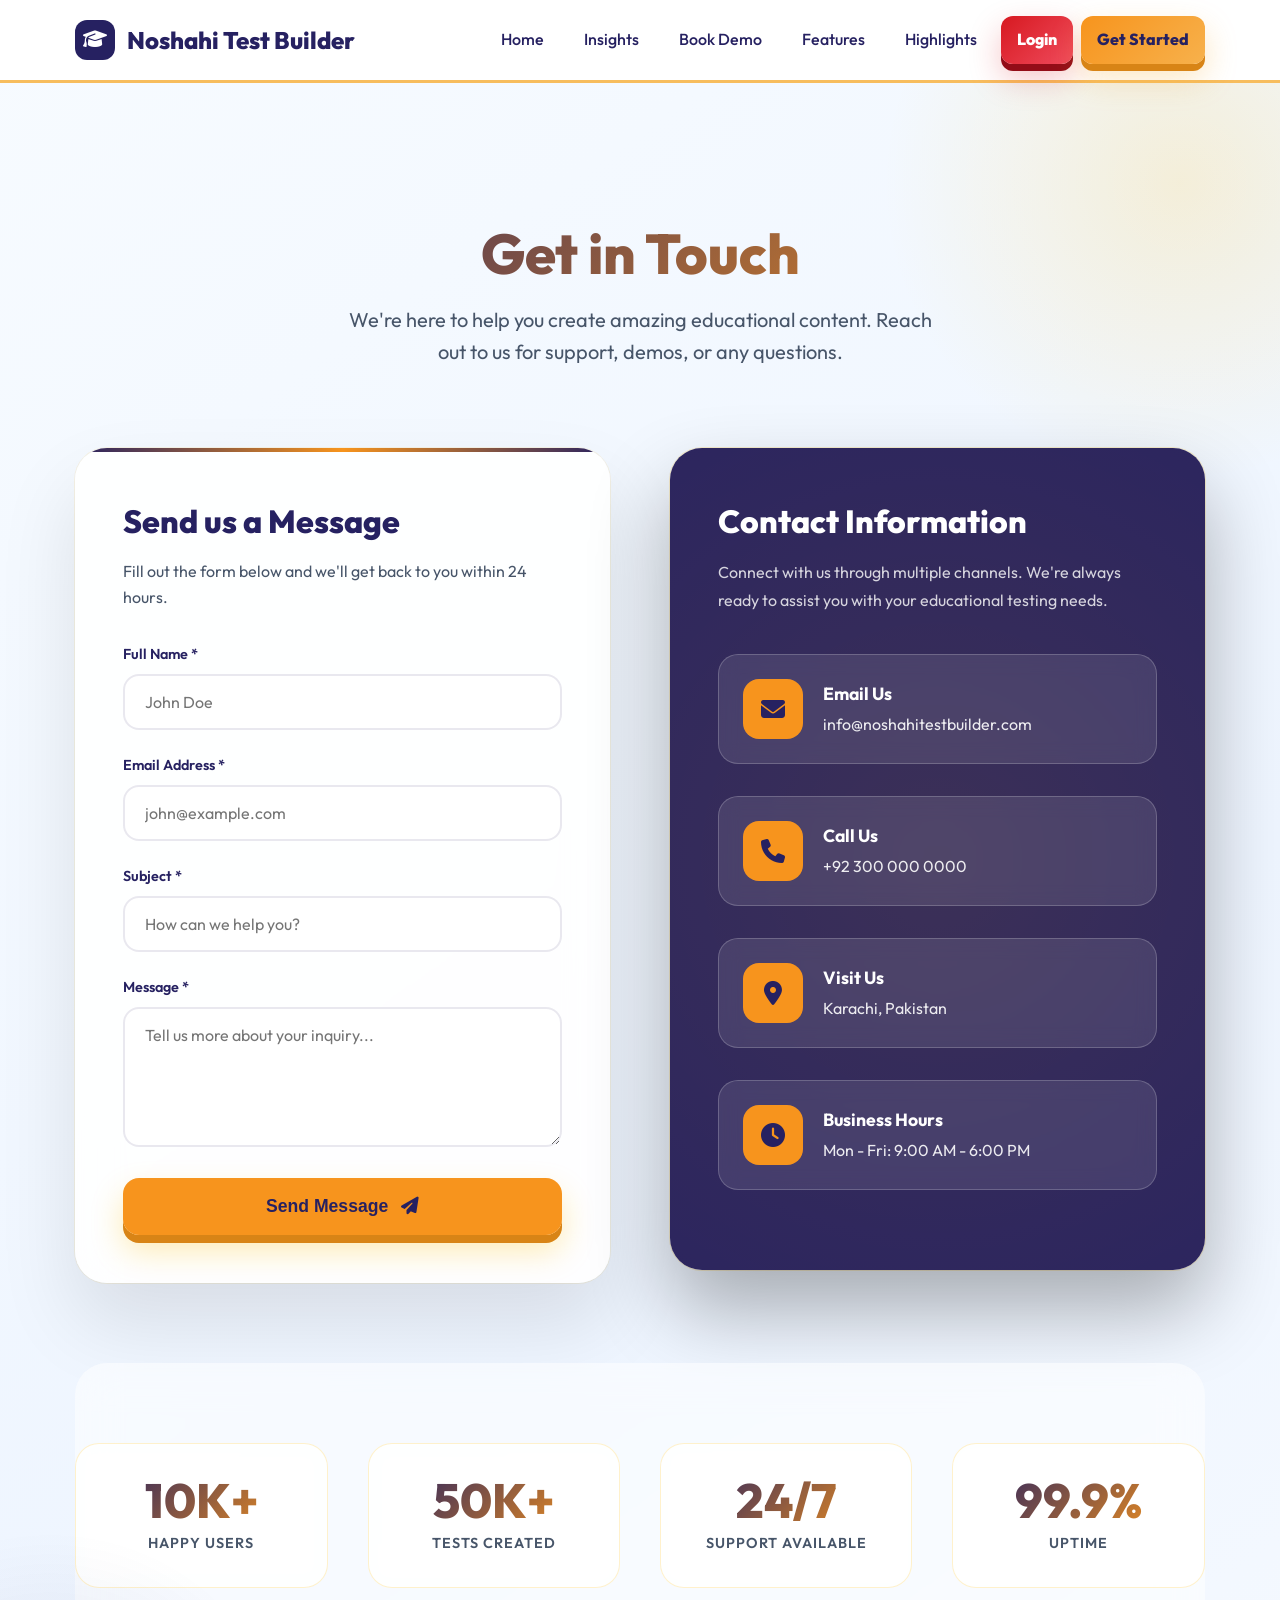
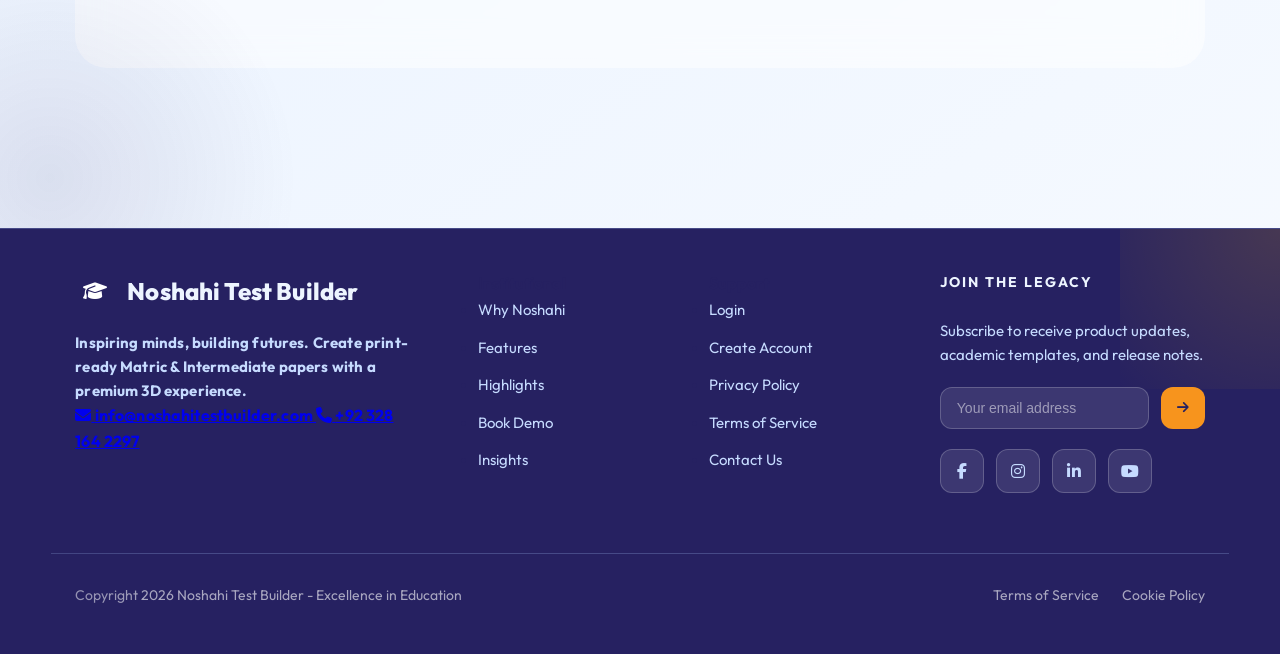
<file: contact-us-clone.html>
<!DOCTYPE html>
<html lang="en">

<head>
  <meta charset="UTF-8">
  <meta name="viewport" content="width=device-width, initial-scale=1.0">
  <title>Contact Us - Noshahi Test Builder</title>
  <meta name="description"
    content="Get in touch with Noshahi Test Builder. Contact us for support, demos, and inquiries about our professional test creation platform.">
  
  <link rel='icon' type='image/png' href='img/NTB_logo.png'>
<link rel="preconnect" href="https://fonts.googleapis.com">
  <link rel="preconnect" href="https://fonts.gstatic.com" crossorigin>
  <link
    href="https://fonts.googleapis.com/css2?family=Outfit:wght@400;500;600;700;800&family=Sora:wght@500;600;700;800&display=swap"
    rel="stylesheet">
  <link rel="stylesheet" href="https://cdnjs.cloudflare.com/ajax/libs/font-awesome/6.5.2/css/all.min.css">
  <style>
    :root {
      --header-height: 78px;
      --primary: #262161ff;
      --secondary: #F7941D;
      --secondary-deep: #F7941D;
      --accent: #262161ff;
      --text-main: #262161;
      --text-muted: #475569;
      --white: #FFFFFF;
      --glass: rgba(255, 255, 255, 0.75);
      --glass-strong: rgba(255, 255, 255, 0.9);
      --border: rgba(38, 33, 97, 0.16);
      --container: min(1180px, 92vw);
      --shadow-soft: 0 16px 45px rgba(38, 33, 97, 0.14);
      --shadow-medium: 0 24px 60px rgba(38, 33, 97, 0.2);
      --shadow-gold: 0 16px 36px rgba(255, 184, 0, 0.32);
      --radius-lg: 24px;
      --radius-md: 16px;
    }

    * {
      margin: 0;
      padding: 0;
      box-sizing: border-box;
    }

    html {
      scroll-behavior: smooth;
    }

    body {
      font-family: "Outfit", sans-serif;
      background: linear-gradient(145deg, #f7fbff 0%, #eef5ff 55%, #f8fbff 100%);
      color: var(--text-main);
      line-height: 1.6;
      overflow-x: hidden;
    }

    .site-header {
      position: -webkit-sticky;
      position: sticky;
      top: 0;
      left: 0;
      right: 0;
      width: 100%;
      z-index: 1000;
      background: rgba(255, 255, 255, 0.95);
      backdrop-filter: blur(20px);
      border-bottom: 3px solid rgba(244, 162, 26, 0.7);
    }

    .site-nav {
      width: var(--container);
      margin: 0 auto;
      min-height: var(--header-height);
      padding: 16px 24px;
      display: flex;
      align-items: center;
      justify-content: space-between;
    }

    .site-logo {
      display: flex;
      align-items: center;
      gap: 12px;
      font-size: 1.5rem;
      font-weight: 800;
      color: var(--primary);
      text-decoration: none;
      transition: transform 0.3s ease;
    }

    .site-logo:hover {
      transform: translateY(-2px);
    }

    .site-logo-icon {
      width: 40px;
      height: 40px;
      background: linear-gradient(135deg, var(--primary), var(--accent));
      color: var(--white);
      border-radius: 12px;
      display: grid;
      place-items: center;
      font-size: 1.2rem;
    }

    .site-links {
      display: flex;
      align-items: center;
      gap: 8px;
    }

    .site-links a {
      padding: 10px 16px;
      color: var(--text-main);
      text-decoration: none;
      font-weight: 500;
      border-radius: 12px;
      transition: all 0.3s ease;
    }

    .site-links a:hover {
      background: rgba(244, 162, 26, 0.1);
      color: #F7941D;
      transform: translateY(-1px);
    }

    .site-links a.active {
      background: rgba(215, 25, 32, 0.1);
      color: #D71920;
      font-weight: 700;
    }

    .site-links a.nav-login-cta {
      background: linear-gradient(135deg, #D71920, #ef4b5d);
      color: white;
      font-weight: 800;
      padding: 11px 16px;
      box-shadow: 0 7px 0 #930d18, 0 14px 32px rgba(215, 25, 32, 0.26);
    }

    .site-links a.nav-cta {
      background: linear-gradient(135deg, #F7941D, #f7b14c);
      color: #262161;
      font-weight: 800;
      padding: 11px 16px;
      box-shadow: 0 7px 0 #d88416, 0 14px 32px rgba(244, 162, 26, 0.28);
    }

    .site-menu-toggle {
      display: none;
      background: none;
      border: none;
      font-size: 1.5rem;
      color: var(--primary);
      cursor: pointer;
    }

    /* Contact Hero Section */
    .contact-hero {
      padding: 140px 0 80px;
      position: relative;
      overflow: hidden;
    }

    .contact-hero::before {
      content: '';
      position: absolute;
      width: 600px;
      height: 600px;
      background: radial-gradient(circle, rgba(255, 184, 0, 0.15), transparent 70%);
      top: -200px;
      right: -200px;
      pointer-events: none;
    }

    .contact-hero::after {
      content: '';
      position: absolute;
      width: 500px;
      height: 500px;
      background: radial-gradient(circle, rgba(38, 33, 97, 0.1), transparent 70%);
      bottom: -200px;
      left: -200px;
      pointer-events: none;
    }

    .container {
      width: var(--container);
      margin: 0 auto;
      padding: 0 24px;
    }

    .contact-header {
      text-align: center;
      margin-bottom: 80px;
      position: relative;
      z-index: 1;
    }

    .contact-title {
      font-size: 3.5rem;
      font-weight: 800;
      background: linear-gradient(135deg, var(--primary), var(--secondary));
      -webkit-background-clip: text;
      -webkit-text-fill-color: transparent;
      background-clip: text;
      margin-bottom: 20px;
      line-height: 1.1;
    }

    .contact-subtitle {
      font-size: 1.25rem;
      color: var(--text-muted);
      max-width: 600px;
      margin: 0 auto;
    }

    /* 3D Contact Grid */
    .contact-grid {
      display: grid;
      grid-template-columns: 1fr 1fr;
      gap: 60px;
      margin-bottom: 80px;
    }

    .contact-form-section {
      perspective: 1000px;
    }

    .contact-form-card {
      background: rgba(255, 255, 255, 0.9);
      backdrop-filter: blur(20px);
      border-radius: 32px;
      padding: 48px;
      box-shadow: 
        0 40px 80px rgba(0, 0, 0, 0.1),
        0 0 0 1px rgba(255, 184, 0, 0.1);
      transform: rotateY(0deg);
      transition: all 0.6s cubic-bezier(0.25, 0.46, 0.45, 0.94);
      position: relative;
      overflow: hidden;
    }

    .contact-form-card::before {
      content: '';
      position: absolute;
      top: 0;
      left: 0;
      right: 0;
      height: 4px;
      background: linear-gradient(90deg, var(--primary), var(--secondary), var(--primary));
      animation: gradientMove 3s ease-in-out infinite;
    }

    @keyframes gradientMove {
      0%, 100% { transform: translateX(-100%); }
      50% { transform: translateX(100%); }
    }

    .contact-form-card:hover {
      transform: rotateY(2deg) translateY(-10px);
      box-shadow: 
        0 50px 100px rgba(0, 0, 0, 0.15),
        0 0 0 1px rgba(255, 184, 0, 0.2);
    }

    .form-title {
      font-size: 2rem;
      font-weight: 800;
      color: var(--primary);
      margin-bottom: 12px;
    }

    .form-description {
      color: var(--text-muted);
      margin-bottom: 32px;
      font-size: 1rem;
    }

    .form-group {
      margin-bottom: 24px;
    }

    .form-label {
      display: block;
      margin-bottom: 8px;
      font-weight: 600;
      color: var(--text-main);
      font-size: 0.9rem;
    }

    .form-input,
    .form-textarea {
      width: 100%;
      padding: 16px 20px;
      border: 2px solid rgba(38, 33, 97, 0.1);
      border-radius: 16px;
      font-size: 1rem;
      background: rgba(255, 255, 255, 0.8);
      backdrop-filter: blur(10px);
      transition: all 0.3s ease;
      font-family: inherit;
    }

    .form-input:focus,
    .form-textarea:focus {
      outline: none;
      border-color: var(--secondary);
      box-shadow: 0 0 0 4px rgba(255, 184, 0, 0.1);
      transform: translateY(-2px);
    }

    .form-textarea {
      min-height: 140px;
      resize: vertical;
    }

    .submit-btn {
      width: 100%;
      padding: 18px 32px;
      background: linear-gradient(135deg, var(--secondary), #F7941D);
      color: var(--primary);
      border: none;
      border-radius: 16px;
      font-size: 1.1rem;
      font-weight: 700;
      cursor: pointer;
      transition: all 0.3s cubic-bezier(0.25, 1, 0.5, 1);
      box-shadow: 0 8px 0 #d88416, 0 16px 32px rgba(255, 184, 0, 0.3);
      position: relative;
      overflow: hidden;
    }

    .submit-btn::before {
      content: '';
      position: absolute;
      top: 0;
      left: 0;
      right: 0;
      bottom: 0;
      background: linear-gradient(180deg, rgba(255, 255, 255, 0.2) 0%, rgba(255, 255, 255, 0) 100%);
      opacity: 0;
      transition: opacity 0.3s ease;
    }

    .submit-btn:hover::before {
      opacity: 1;
    }

    .submit-btn:hover {
      transform: translateY(-4px) scale(1.02);
      box-shadow: 0 12px 0 #d88416, 0 24px 48px rgba(255, 184, 0, 0.4);
    }

    .submit-btn:active {
      transform: translateY(0) scale(1);
      box-shadow: 0 4px 0 #d88416, 0 8px 16px rgba(255, 184, 0, 0.2);
    }

    /* Contact Info Section */
    .contact-info-section {
      perspective: 1000px;
    }

    .contact-info-card {
      background: linear-gradient(135deg, var(--primary), #262161);
      color: white;
      border-radius: 32px;
      padding: 48px;
      box-shadow: 
        0 40px 80px rgba(0, 0, 0, 0.3),
        0 0 0 1px rgba(255, 184, 0, 0.2);
      transform: rotateY(0deg);
      transition: all 0.6s cubic-bezier(0.25, 0.46, 0.45, 0.94);
      position: relative;
      overflow: hidden;
    }

    .contact-info-card::before {
      content: '';
      position: absolute;
      top: -50%;
      left: -50%;
      width: 200%;
      height: 200%;
      background: radial-gradient(circle, rgba(255, 184, 0, 0.1) 0%, transparent 70%);
      animation: rotate 20s linear infinite;
    }

    @keyframes rotate {
      from { transform: rotate(0deg); }
      to { transform: rotate(360deg); }
    }

    .contact-info-card:hover {
      transform: rotateY(-2deg) translateY(-10px);
      box-shadow: 
        0 50px 100px rgba(0, 0, 0, 0.4),
        0 0 0 1px rgba(255, 184, 0, 0.3);
    }

    .info-content {
      position: relative;
      z-index: 1;
    }

    .info-title {
      font-size: 2rem;
      font-weight: 800;
      margin-bottom: 12px;
    }

    .info-description {
      color: rgba(255, 255, 255, 0.8);
      margin-bottom: 40px;
      line-height: 1.7;
    }

    .contact-item {
      display: flex;
      align-items: center;
      gap: 20px;
      margin-bottom: 32px;
      padding: 24px;
      background: rgba(255, 255, 255, 0.1);
      backdrop-filter: blur(10px);
      border-radius: 20px;
      border: 1px solid rgba(255, 255, 255, 0.2);
      transition: all 0.3s ease;
    }

    .contact-item:hover {
      transform: translateX(10px);
      background: rgba(255, 255, 255, 0.15);
      box-shadow: 0 10px 30px rgba(0, 0, 0, 0.2);
    }

    .contact-icon {
      width: 60px;
      height: 60px;
      background: linear-gradient(135deg, var(--secondary), #F7941D);
      border-radius: 16px;
      display: grid;
      place-items: center;
      font-size: 1.5rem;
      color: var(--primary);
      flex-shrink: 0;
    }

    .contact-details h4 {
      font-size: 1.1rem;
      font-weight: 700;
      margin-bottom: 4px;
    }

    .contact-details p,
    .contact-details a {
      color: rgba(255, 255, 255, 0.9);
      text-decoration: none;
      transition: color 0.3s ease;
    }

    .contact-details a:hover {
      color: var(--secondary);
    }

    /* 3D Stats Section */
    .stats-section {
      padding: 80px 0;
      background: rgba(255, 255, 255, 0.5);
      backdrop-filter: blur(20px);
      border-radius: 32px;
      margin-bottom: 80px;
    }

    .stats-grid {
      display: grid;
      grid-template-columns: repeat(4, 1fr);
      gap: 40px;
    }

    .stat-card {
      text-align: center;
      padding: 32px 24px;
      background: rgba(255, 255, 255, 0.8);
      backdrop-filter: blur(10px);
      border-radius: 24px;
      border: 1px solid rgba(255, 184, 0, 0.2);
      transform: translateZ(0);
      transition: all 0.4s cubic-bezier(0.25, 0.46, 0.45, 0.94);
      position: relative;
      overflow: hidden;
    }

    .stat-card::before {
      content: '';
      position: absolute;
      top: 0;
      left: 0;
      right: 0;
      bottom: 0;
      background: linear-gradient(135deg, rgba(255, 184, 0, 0.1), transparent);
      opacity: 0;
      transition: opacity 0.3s ease;
    }

    .stat-card:hover {
      transform: translateY(-20px) rotateX(5deg);
      box-shadow: 0 30px 60px rgba(0, 0, 0, 0.15);
    }

    .stat-card:hover::before {
      opacity: 1;
    }

    .stat-number {
      font-size: 3rem;
      font-weight: 800;
      background: linear-gradient(135deg, var(--primary), var(--secondary));
      -webkit-background-clip: text;
      -webkit-text-fill-color: transparent;
      background-clip: text;
      margin-bottom: 8px;
      line-height: 1;
    }

    .stat-label {
      color: var(--text-muted);
      font-weight: 600;
      font-size: 0.9rem;
      text-transform: uppercase;
      letter-spacing: 1px;
    }

    /* Footer Styles (from homepage) */
    footer {
      padding: 42px 0 48px;
      background: linear-gradient(145deg, #262161 0%, #262161 52%, #262161 100%);
      border-top: 1px solid rgba(173, 206, 255, 0.24);
      position: relative;
      overflow: hidden;
      width: 100%;
    }

    footer::before {
      content: '';
      position: absolute;
      width: 320px;
      height: 320px;
      background: radial-gradient(circle, rgba(255, 184, 0, 0.15), rgba(255, 184, 0, 0));
      top: -160px;
      right: -160px;
      pointer-events: none;
    }

    footer::after {
      content: '';
      position: absolute;
      width: 280px;
      height: 280px;
      background: radial-gradient(circle, rgba(38, 33, 97, 0.3), rgba(38, 33, 97, 0));
      bottom: -140px;
      left: -140px;
      pointer-events: none;
    }

    .footer-wrap {
      width: var(--container);
      margin: 0 auto 60px;
      padding: 0 24px;
      position: relative;
      z-index: 1;
      display: grid;
      grid-template-columns: 2fr 1fr 1fr 1.5fr;
      gap: 60px;
    }

    .footer-brand {
      color: #edf5ff;
      font-weight: 700;
      letter-spacing: 0.01em;
      margin-bottom: 8px;
    }

    .footer-brand small {
      color: #c6dbff;
      font-size: 0.86rem;
      font-weight: 500;
    }

    .footer-brand .footer-logo {
      font-size: 24px;
      font-weight: 800;
      color: #edf5ff;
      display: flex;
      align-items: center;
      gap: 12px;
      text-decoration: none;
      margin-bottom: 20px;
    }

    .footer-brand p {
      color: #c6dbff;
      line-height: 1.6;
      font-size: 15px;
    }

    .footer-links h4 {
      color: #edf5ff;
      font-size: 14px;
      font-weight: 700;
      margin-bottom: 25px;
      text-transform: uppercase;
      letter-spacing: 2px;
    }

    .footer-links ul {
      list-style: none;
      padding: 0;
      margin: 0;
    }

    .footer-links li {
      margin-bottom: 12px;
    }

    .footer-links a {
      color: #c6dbff;
      text-decoration: none;
      font-size: 15px;
      transition: all 0.3s cubic-bezier(0.4, 0, 0.2, 1);
      display: inline-flex;
      align-items: center;
    }

    .footer-links a:hover {
      color: #edf5ff;
      transform: translateX(5px);
    }

    .footer-links a i {
      font-size: 12px;
      margin-left: 8px;
      opacity: 0;
      transition: all 0.3s;
      transform: translateX(-10px);
    }

    .footer-links a:hover i {
      opacity: 1;
      transform: translateX(0);
      color: #F7941D;
    }

    .footer-subscribe h4 {
      color: #edf5ff;
      font-size: 14px;
      font-weight: 700;
      margin-bottom: 25px;
      text-transform: uppercase;
      letter-spacing: 2px;
    }

    .footer-subscribe p {
      color: #c6dbff;
      line-height: 1.6;
      font-size: 15px;
      margin-bottom: 20px;
    }

    .footer-form {
      display: flex;
      gap: 12px;
      margin-bottom: 20px;
    }

    .footer-form input {
      flex: 1;
      padding: 12px 16px;
      border: 1px solid rgba(255, 255, 255, 0.2);
      background: rgba(255, 255, 255, 0.1);
      border-radius: 12px;
      color: #edf5ff;
      font-size: 14px;
    }

    .footer-form input::placeholder {
      color: rgba(255, 255, 255, 0.5);
    }

    .footer-form button {
      padding: 12px 16px;
      background: linear-gradient(135deg, var(--secondary), #F7941D);
      color: var(--primary);
      border: none;
      border-radius: 12px;
      font-weight: 700;
      cursor: pointer;
      transition: all 0.3s ease;
    }

    .footer-form button:hover {
      transform: translateY(-2px);
      box-shadow: 0 8px 16px rgba(255, 184, 0, 0.3);
    }

    .footer-social {
      display: flex;
      gap: 12px;
    }

    .footer-social a {
      width: 44px;
      height: 44px;
      background: rgba(255, 255, 255, 0.1);
      border: 1px solid rgba(255, 255, 255, 0.2);
      border-radius: 12px;
      display: grid;
      place-items: center;
      color: #c6dbff;
      text-decoration: none;
      transition: all 0.3s ease;
    }

    .footer-social a:hover {
      background: rgba(255, 184, 0, 0.2);
      border-color: var(--secondary);
      color: #F7941D;
      transform: translateY(-2px);
    }

    .footer-bottom {
      max-width: var(--container);
      margin: 0 auto;
      padding: 30px 24px 0;
      border-top: 1px solid rgba(173, 206, 255, 0.24);
      display: flex;
      justify-content: space-between;
      align-items: center;
      color: rgba(255, 255, 255, 0.6);
      font-size: 14px;
    }

    .footer-bottom a {
      color: rgba(255, 255, 255, 0.6);
      text-decoration: none;
      margin-left: 20px;
      transition: color 0.3s ease;
    }

    .footer-bottom a:hover {
      color: #F7941D;
    }

    /* Responsive Design */
    @media (max-width: 1024px) {
      .contact-grid {
        grid-template-columns: 1fr;
        gap: 40px;
      }

      .stats-grid {
        grid-template-columns: repeat(2, 1fr);
      }

      .contact-title {
        font-size: 2.5rem;
      }
    }

    @media (max-width: 768px) {
      .site-links {
        position: fixed;
        top: var(--header-height);
        right: 0;
        width: min(320px, 100vw);
        height: calc(100dvh - var(--header-height));
        padding: 20px 18px max(20px, env(safe-area-inset-bottom));
        display: flex;
        flex-direction: column;
        align-items: stretch;
        gap: 12px;
        background: rgba(255, 255, 255, 0.98);
        backdrop-filter: blur(20px);
        border-left: 1px solid rgba(38, 33, 97, 0.12);
        box-shadow: -16px 0 40px rgba(38, 33, 97, 0.16);
        transform: translateX(100%);
        opacity: 0;
        visibility: hidden;
        pointer-events: none;
        overflow-y: auto;
        transition: transform 0.3s ease, opacity 0.3s ease;
      }

      .site-links.active {
        transform: translateX(0);
        opacity: 1;
        visibility: visible;
        pointer-events: auto;
      }

      .site-links a,
      .site-links a.nav-login-cta,
      .site-links a.nav-cta {
        width: 100%;
        text-align: center;
      }

      .site-menu-toggle {
        display: inline-flex;
        align-items: center;
        justify-content: center;
        width: 42px;
        height: 42px;
        border-radius: 12px;
        border: 1px solid rgba(38, 33, 97, 0.15);
        background: rgba(255, 255, 255, 0.95);
        box-shadow: 0 12px 28px rgba(38, 33, 97, 0.12);
      }

      .contact-hero {
        padding: 120px 0 60px;
      }

      .contact-title {
        font-size: 2rem;
      }

      .contact-form-card,
      .contact-info-card {
        padding: 32px 24px;
      }

      .stats-grid {
        grid-template-columns: 1fr;
      }

      .footer-wrap {
        grid-template-columns: 1fr;
        gap: 40px;
        text-align: center;
      }

      .footer-form {
        flex-direction: column;
      }

      .footer-bottom {
        flex-direction: column;
        gap: 20px;
        text-align: center;
      }

      body.menu-open {
        overflow: hidden;
      }
    }
  </style>
</head>

<body>
  <header class="site-header">
    <div class="site-nav">
      <a class="site-logo" href="index.html#home">
        <span class="site-logo-icon"><i class="fa-solid fa-graduation-cap"></i></span>
        <span>Noshahi Test Builder</span>
      </a>

      <nav class="site-links" data-ntb-nav-menu>
        <a href="index.html">Home</a>
        <a href="insights.html">Insights</a>
        <a href="book-demo.html">Book Demo</a>
        <a href="index.html#features">Features</a>
        <a href="index.html#highlights">Highlights</a>
        <a href="login.html" class="nav-login-cta">Login</a>
        <a href="register.html" class="nav-cta">Get Started</a>
      </nav>

      <button class="site-menu-toggle" type="button" aria-label="Toggle Menu" aria-expanded="false"
        data-ntb-menu-toggle>
        <i class="fa-solid fa-bars"></i>
      </button>
    </div>
  </header>

  <main>
    <section class="contact-hero">
      <div class="container">
        <div class="contact-header">
          <h1 class="contact-title">Get in Touch</h1>
          <p class="contact-subtitle">We're here to help you create amazing educational content. Reach out to us for support, demos, or any questions.</p>
        </div>

        <div class="contact-grid">
          <!-- Contact Form Section -->
          <div class="contact-form-section">
            <div class="contact-form-card">
              <h2 class="form-title">Send us a Message</h2>
              <p class="form-description">Fill out the form below and we'll get back to you within 24 hours.</p>
              
              <form class="contact-form" onsubmit="handleSubmit(event)">
                <div class="form-group">
                  <label class="form-label" for="name">Full Name *</label>
                  <input type="text" id="name" class="form-input" placeholder="John Doe" required>
                </div>

                <div class="form-group">
                  <label class="form-label" for="email">Email Address *</label>
                  <input type="email" id="email" class="form-input" placeholder="john@example.com" required>
                </div>

                <div class="form-group">
                  <label class="form-label" for="subject">Subject *</label>
                  <input type="text" id="subject" class="form-input" placeholder="How can we help you?" required>
                </div>

                <div class="form-group">
                  <label class="form-label" for="message">Message *</label>
                  <textarea id="message" class="form-textarea" placeholder="Tell us more about your inquiry..." required></textarea>
                </div>

                <button type="submit" class="submit-btn">
                  <span>Send Message</span>
                  <i class="fa-solid fa-paper-plane" style="margin-left: 8px;"></i>
                </button>
              </form>
            </div>
          </div>

          <!-- Contact Info Section -->
          <div class="contact-info-section">
            <div class="contact-info-card">
              <div class="info-content">
                <h2 class="info-title">Contact Information</h2>
                <p class="info-description">Connect with us through multiple channels. We're always ready to assist you with your educational testing needs.</p>

                <div class="contact-item">
                  <div class="contact-icon">
                    <i class="fa-solid fa-envelope"></i>
                  </div>
                  <div class="contact-details">
                    <h4>Email Us</h4>
                    <p>info@noshahitestbuilder.com</p>
                  </div>
                </div>

                <div class="contact-item">
                  <div class="contact-icon">
                    <i class="fa-solid fa-phone"></i>
                  </div>
                  <div class="contact-details">
                    <h4>Call Us</h4>
                    <a href="tel:+923000000000">+92 300 000 0000</a>
                  </div>
                </div>

                <div class="contact-item">
                  <div class="contact-icon">
                    <i class="fa-solid fa-location-dot"></i>
                  </div>
                  <div class="contact-details">
                    <h4>Visit Us</h4>
                    <p>Karachi, Pakistan</p>
                  </div>
                </div>

                <div class="contact-item">
                  <div class="contact-icon">
                    <i class="fa-solid fa-clock"></i>
                  </div>
                  <div class="contact-details">
                    <h4>Business Hours</h4>
                    <p>Mon - Fri: 9:00 AM - 6:00 PM</p>
                  </div>
                </div>
              </div>
            </div>
          </div>
        </div>

        <!-- 3D Stats Section -->
        <section class="stats-section">
          <div class="stats-grid">
            <div class="stat-card">
              <div class="stat-number">10K+</div>
              <div class="stat-label">Happy Users</div>
            </div>
            <div class="stat-card">
              <div class="stat-number">50K+</div>
              <div class="stat-label">Tests Created</div>
            </div>
            <div class="stat-card">
              <div class="stat-number">24/7</div>
              <div class="stat-label">Support Available</div>
            </div>
            <div class="stat-card">
              <div class="stat-number">99.9%</div>
              <div class="stat-label">Uptime</div>
            </div>
          </div>
        </section>
      </div>
    </section>
  </main>

  <footer class="site-footer">
    <div class="footer-wrap">
      <div class="footer-brand footer-col">
        <a class="footer-logo" href="index.html#home">
          <span class="site-logo-icon"><i class="fa-solid fa-graduation-cap"></i></span>
          <span>Noshahi Test Builder</span>
        </a>
        <p>Inspiring minds, building futures. Create print-ready Matric &amp; Intermediate papers with a premium 3D experience.</p>
        <div class="footer-contact">
          <a href="mailto:info@noshahitestbuilder.com">
            <i class="fa-solid fa-envelope"></i>
            <span>info@noshahitestbuilder.com</span>
          </a>
          <a href="tel:+923281642297">
            <i class="fa-solid fa-phone"></i>
            <span>+92 328 164 2297</span>
          </a>
        </div>
      </div>

      <div class="footer-col">
        <h4>Institutional</h4>
        <ul class="footer-links">
          <li><a href="index.html">Why Noshahi <i class="fa-solid fa-arrow-right"></i></a></li>
          <li><a href="index.html#features">Features <i class="fa-solid fa-arrow-right"></i></a></li>
          <li><a href="index.html#highlights">Highlights <i class="fa-solid fa-arrow-right"></i></a></li>
          <li><a href="book-demo.html">Book Demo <i class="fa-solid fa-arrow-right"></i></a></li>
          <li><a href="insights.html">Insights <i class="fa-solid fa-arrow-right"></i></a></li>
        </ul>
      </div>

      <div class="footer-col">
        <h4>Support</h4>
        <ul class="footer-links">
          <li><a href="login.html">Login <i class="fa-solid fa-arrow-right"></i></a></li>
          <li><a href="register.html">Create Account <i class="fa-solid fa-arrow-right"></i></a></li>
          <li><a href="#">Privacy Policy <i class="fa-solid fa-arrow-right"></i></a></li>
          <li><a href="#">Terms of Service <i class="fa-solid fa-arrow-right"></i></a></li>
          <li><a href="mailto:info@noshahitestbuilder.com">Contact Us <i class="fa-solid fa-arrow-right"></i></a></li>
        </ul>
      </div>

      <div class="footer-subscribe footer-col">
        <h4>Join the legacy</h4>
        <p>Subscribe to receive product updates, academic templates, and release notes.</p>
        <form class="footer-form" action="#" onsubmit="return false;">
          <input type="email" placeholder="Your email address" aria-label="Email address">
          <button type="submit" aria-label="Subscribe">
            <i class="fa-solid fa-arrow-right"></i>
          </button>
        </form>
        <div class="footer-social" aria-label="Social links">
          <a href="#" aria-label="Facebook"><i class="fa-brands fa-facebook-f"></i></a>
          <a href="#" aria-label="Instagram"><i class="fa-brands fa-instagram"></i></a>
          <a href="#" aria-label="LinkedIn"><i class="fa-brands fa-linkedin-in"></i></a>
          <a href="#" aria-label="YouTube"><i class="fa-brands fa-youtube"></i></a>
        </div>
      </div>
    </div>

    <div class="footer-bottom">
      <span>Copyright 2026 Noshahi Test Builder - Excellence in Education</span>
      <div>
        <a href="#">Terms of Service</a>
        <a href="#">Cookie Policy</a>
      </div>
    </div>
  </footer>

  <script>
    function handleSubmit(event) {
      event.preventDefault();
      
      // Get form data
      const formData = {
        name: document.getElementById('name').value,
        email: document.getElementById('email').value,
        subject: document.getElementById('subject').value,
        message: document.getElementById('message').value
      };

      // Here you would normally send the data to your backend
      console.log('Form submitted:', formData);
      
      // Show success message
      alert('Thank you for your message! We will get back to you within 24 hours.');
      
      // Reset form
      event.target.reset();
    }

    // Add smooth scroll behavior for navigation
    document.querySelectorAll('a[href^="#"]').forEach(anchor => {
      anchor.addEventListener('click', function (e) {
        e.preventDefault();
        const target = document.querySelector(this.getAttribute('href'));
        if (target) {
          target.scrollIntoView({
            behavior: 'smooth',
            block: 'start'
          });
        }
      });
    });

    // Mobile menu toggle (if needed)
    const menuToggle = document.querySelector('.site-menu-toggle');
    const siteLinks = document.querySelector('.site-links');
    
    if (menuToggle) {
      menuToggle.addEventListener('click', () => {
        siteLinks.classList.toggle('active');
        document.body.classList.toggle('menu-open', siteLinks.classList.contains('active'));
        menuToggle.setAttribute('aria-expanded', 
          menuToggle.getAttribute('aria-expanded') === 'false' ? 'true' : 'false'
        );
      });
    }

    siteLinks?.querySelectorAll('a').forEach((link) => {
      link.addEventListener('click', () => {
        siteLinks.classList.remove('active');
        document.body.classList.remove('menu-open');
        menuToggle?.setAttribute('aria-expanded', 'false');
      });
    });
  </script>
</body>

</html>
</file>
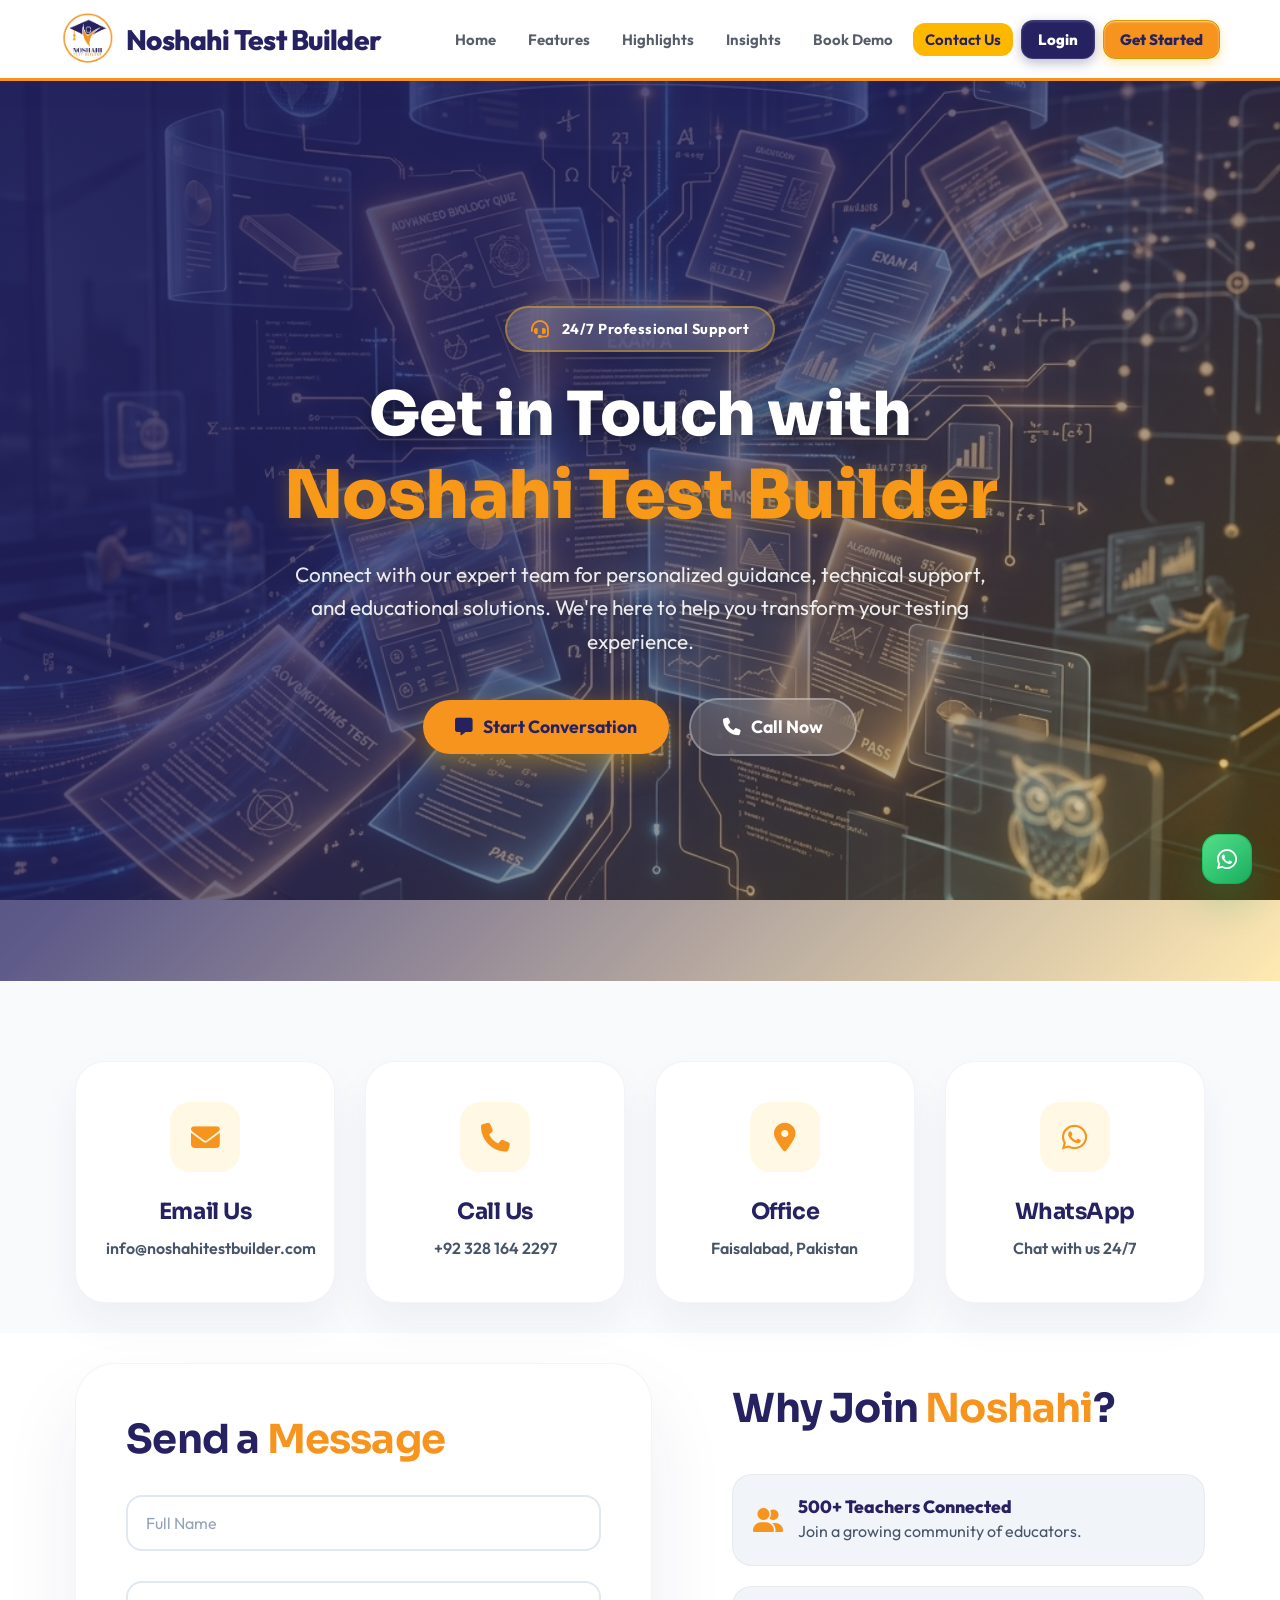
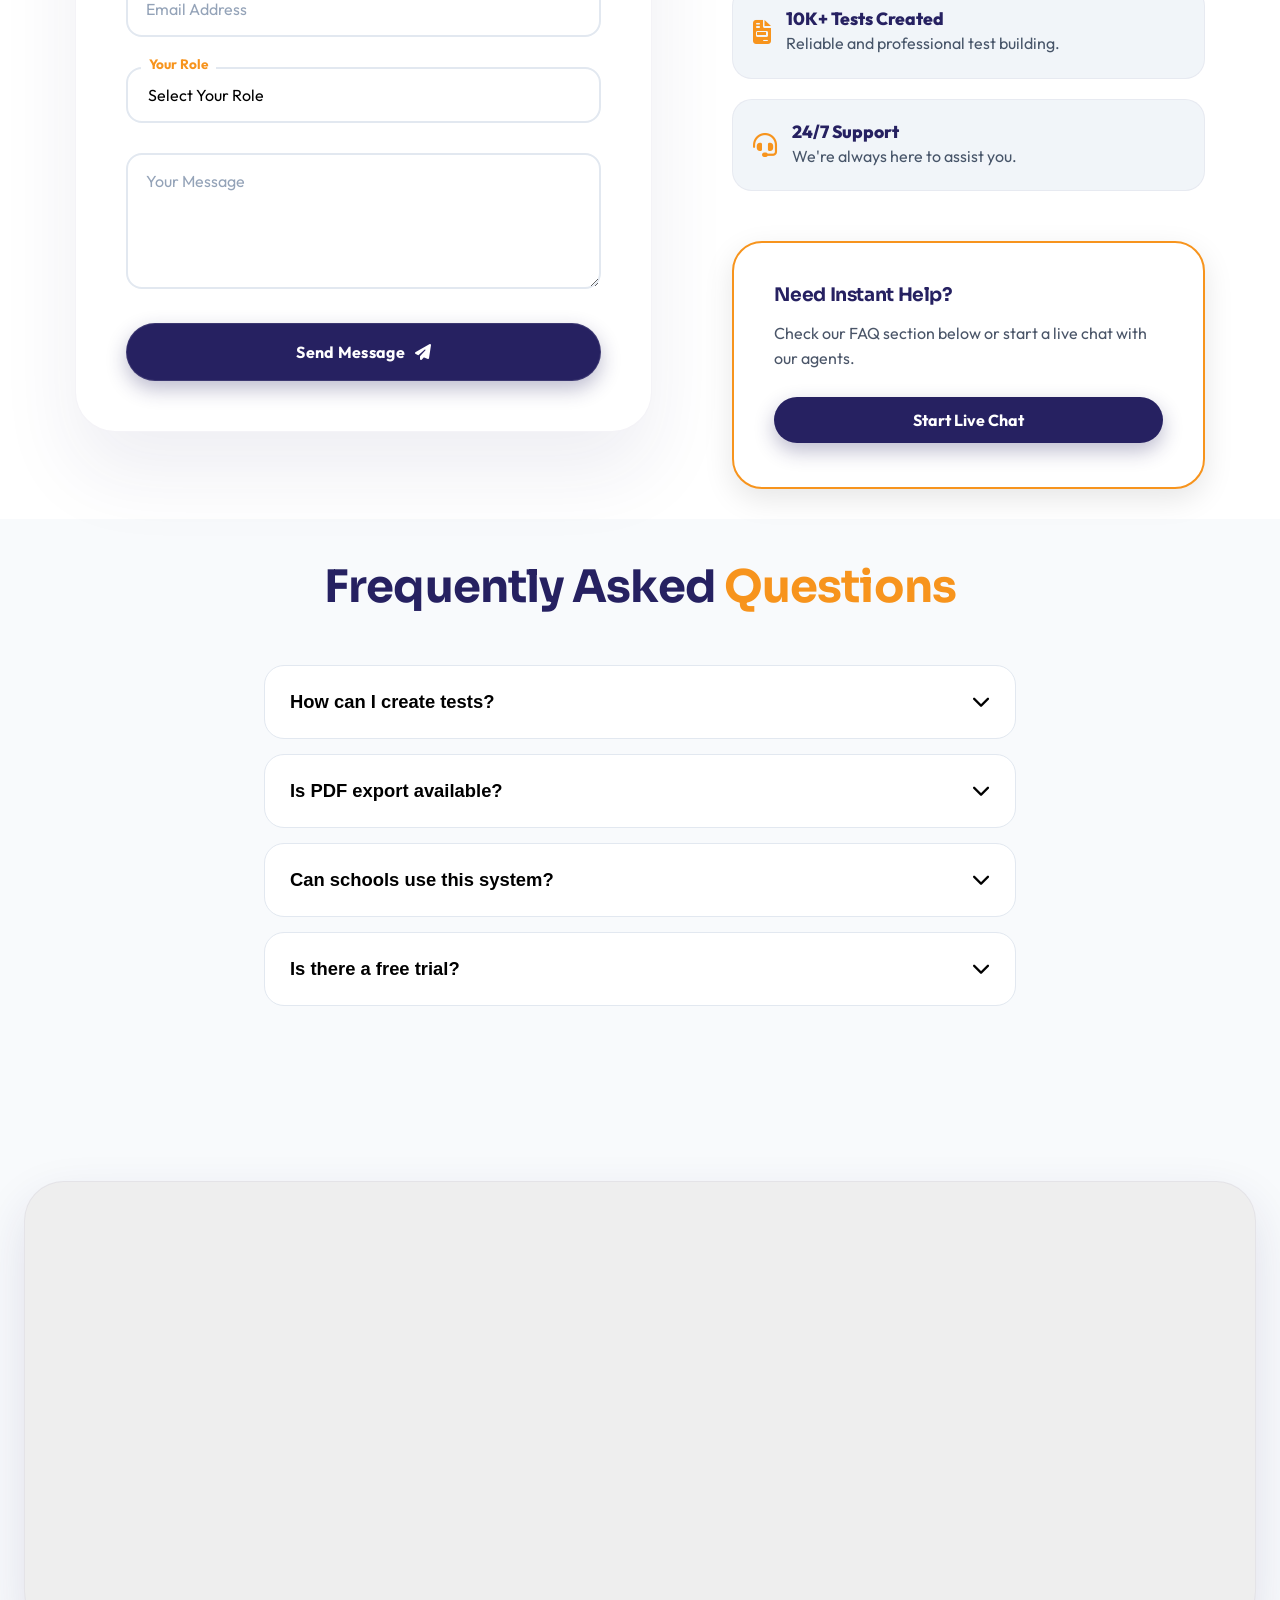
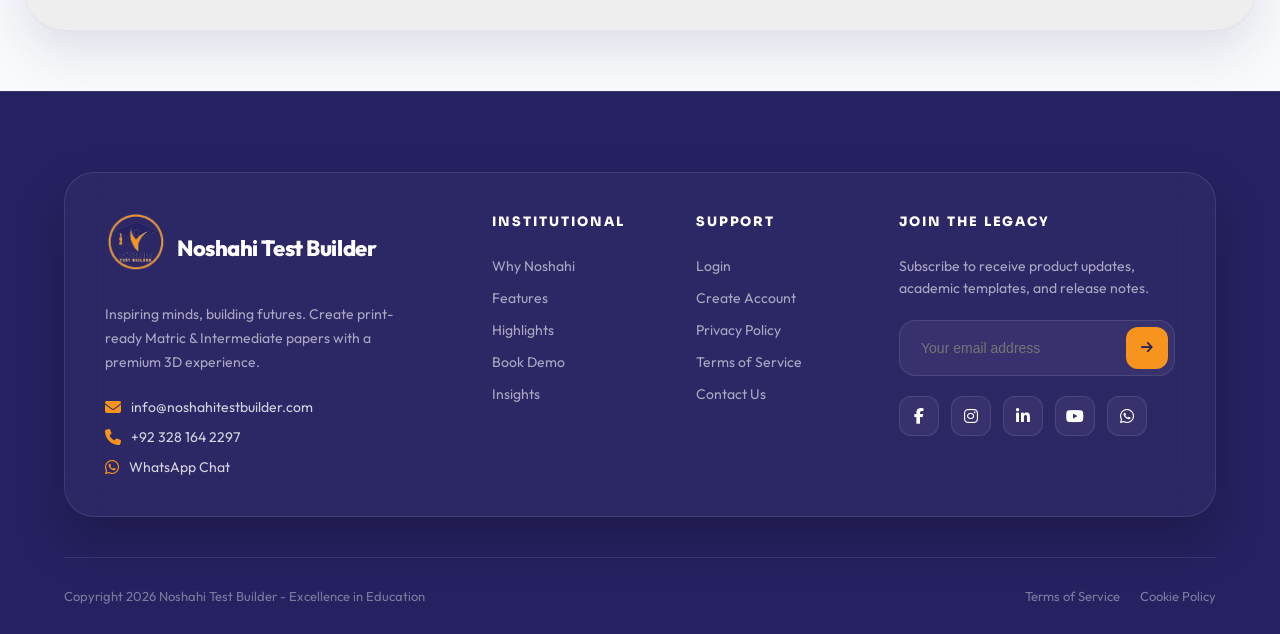
<file: contact-us.html>
<!DOCTYPE html>
<html lang="en">

<head>
  <meta charset="UTF-8">
  <meta name="viewport" content="width=device-width, initial-scale=1.0">
  <title>Contact Us - Noshahi Test Builder</title>
  <meta name="description"
    content="Get in touch with the Noshahi Test Builder team. We are here to help teachers and institutions build smarter exams faster.">

  
  <link rel='icon' type='image/png' href='img/NTB_logo.png'>
<link rel="preconnect" href="https://fonts.googleapis.com">
  <link rel="preconnect" href="https://fonts.gstatic.com" crossorigin>
  <link
    href="https://fonts.googleapis.com/css2?family=Outfit:wght@400;500;600;700;800&family=Sora:wght@500;600;700;800&display=swap"
    rel="stylesheet">
  <link rel="stylesheet" href="https://cdnjs.cloudflare.com/ajax/libs/font-awesome/6.5.2/css/all.min.css">

  <!-- Shared Assets -->
  <link rel="stylesheet" href="assets/ntb-shared.css">
  <script src="assets/ntb-shared.js" defer></script>

  <style>
    :root {
      --primary: #262161ff;
      --secondary: #F7941D;
      --secondary-deep: #F7941D;
      --accent: #262161ff;
      --text-main: #262161;
      --text-muted: #475569;
      --white: #FFFFFF;
      --glass: rgba(255, 255, 255, 0.75);
      --glass-strong: rgba(255, 255, 255, 0.9);
      --border: rgba(38, 33, 97, 0.16);
      --container: min(1180px, 92vw);
      --shadow-soft: 0 16px 45px rgba(38, 33, 97, 0.14);
      --shadow-medium: 0 24px 60px rgba(38, 33, 97, 0.2);
      --shadow-gold: 0 16px 36px rgba(255, 184, 0, 0.32);
      --radius-lg: 24px;
      --radius-md: 16px;
      --accent-purple: #6366f1;
    }

    * {
      margin: 0;
      padding: 0;
      box-sizing: border-box;
    }

    html {
      scroll-behavior: smooth;
    }

    body {
      font-family: "Outfit", sans-serif;
      background: #ffffff;
      color: var(--text-main);
      overflow-x: clip;
    }

    h1,
    h2,
    h3,
    h4 {
      font-family: "Sora", sans-serif;
      letter-spacing: -0.02em;
    }

    p {
      color: var(--text-muted);
      line-height: 1.7;
    }

    a {
      text-decoration: none;
      transition: all 0.3s ease;
    }

    /* --- Hero Section --- */
    .contact-hero {
      padding: 140px 0 100px;
      background: linear-gradient(135deg, #262161 0%, #262161 100%);
      position: relative;
      color: white;
      overflow: hidden;
    }

    .contact-hero::before {
      content: '';
      position: absolute;
      width: 600px;
      height: 600px;
      background: radial-gradient(circle, rgba(99, 102, 241, 0.15), transparent 70%);
      top: -200px;
      right: -100px;
    }

    .hero-grid {
      display: grid;
      grid-template-columns: 1.1fr 0.9fr;
      align-items: center;
      gap: 60px;
      max-width: var(--container);
      margin: 0 auto;
      padding: 0 24px;
      position: relative;
      z-index: 2;
    }

    .hero-left h1 {
      font-size: clamp(2.2rem, 5vw, 3.8rem);
      font-weight: 800;
      line-height: 1.1;
      margin-bottom: 25px;
      letter-spacing: -0.02em;
    }

    .hero-left p {
      font-size: 1.25rem;
      color: rgba(255, 255, 255, 0.8);
      margin-bottom: 40px;
      max-width: 550px;
      line-height: 1.6;
    }

    .hero-actions {
      display: flex;
      gap: 20px;
    }

    .btn {
      display: inline-flex;
      align-items: center;
      justify-content: center;
      gap: 10px;
      border-radius: 50px;
      text-decoration: none;
      font-weight: 700;
      font-family: "Outfit", sans-serif;
      border: none;
      cursor: pointer;
      transition: all 0.3s cubic-bezier(0.25, 1, 0.5, 1);
      white-space: nowrap;
      position: relative;
      overflow: hidden;
      z-index: 1;
    }

    .btn-gold {
      padding: 16px 32px;
      color: var(--white);
      background: #262161;
      box-shadow: 0 8px 20px rgba(38, 33, 97, 0.3);
      border: 1px solid rgba(255, 255, 255, 0.1);
    }

    .btn-gold:hover {
      transform: translateY(-5px);
      background: #F7941D;
      color: #262161;
      box-shadow: var(--shadow-gold);
    }

    .btn-outline {
      border: 2px solid rgba(255, 255, 255, 0.3);
      color: white;
      background: transparent;
      padding: 16px 32px;
    }

    .btn-outline:hover {
      background: rgba(255, 255, 255, 0.1);
      transform: translateY(-5px);
    }

    .hero-right {
      position: relative;
    }

    .floating-box {
      background: rgba(255, 255, 255, 0.08);
      backdrop-filter: blur(20px);
      border: 1px solid rgba(255, 255, 255, 0.12);
      border-radius: 24px;
      padding: 25px;
      box-shadow: 0 40px 80px rgba(0, 0, 0, 0.3);
      animation: floatHero 6s ease-in-out infinite;
    }

    @keyframes floatHero {

      0%,
      100% {
        transform: translateY(0) rotate(0);
      }

      50% {
        transform: translateY(-20px) rotate(2deg);
      }
    }

    .message-card {
      position: absolute;
      background: var(--secondary);
      color: var(--primary);
      padding: 12px 20px;
      border-radius: 12px;
      font-weight: 800;
      font-size: 0.9rem;
      box-shadow: 0 10px 20px rgba(255, 184, 0, 0.3);
      z-index: 5;
    }

    .msg-1 {
      top: -20px;
      left: -30px;
      animation: floatHero 5s infinite alternate;
    }

    .msg-2 {
      bottom: 40px;
      right: -20px;
      background: var(--accent-purple);
      color: white;
      animation: floatHero 7s infinite alternate-reverse;
    }

    /* --- Contact Cards --- */
    .contact-cards { padding: 80px 0 30px; background: #f8fafc; }

    .card-container {
      display: grid;
      grid-template-columns: repeat(auto-fit, minmax(250px, 1fr));
      gap: 30px;
      max-width: var(--container);
      margin: 0 auto;
      padding: 0 24px;
    }

    .glass-info-card {
      background: white;
      padding: 40px 30px;
      border-radius: 30px;
      text-align: center;
      box-shadow: 0 20px 40px rgba(38, 33, 97, 0.05);
      border: 1px solid rgba(38, 33, 97, 0.05);
      transition: all 0.4s cubic-bezier(0.175, 0.885, 0.32, 1.275);
    }

    .glass-info-card:hover {
      transform: translateY(-15px) scale(1.03);
      box-shadow: 0 35px 70px rgba(38, 33, 97, 0.12);
      border-color: var(--secondary);
    }

    .card-icon {
      width: 70px;
      height: 70px;
      background: rgba(255, 184, 0, 0.1);
      color: var(--secondary);
      border-radius: 20px;
      display: grid;
      place-items: center;
      margin: 0 auto 25px;
      font-size: 1.8rem;
      transition: all 0.4s ease;
    }

    .glass-info-card:hover .card-icon {
      transform: rotate(360deg);
      background: var(--secondary);
      color: var(--primary);
    }

    .glass-info-card h3 {
      font-size: 1.4rem;
      margin-bottom: 10px;
      color: var(--primary);
    }

    .glass-info-card p {
      font-weight: 600;
      color: var(--text-muted);
    }

    /* --- Split Contact Form --- */
    .form-section { padding: 30px 0 30px; background: white; }

    .form-grid {
      display: grid;
      grid-template-columns: 1.1fr 0.9fr;
      gap: 80px;
      max-width: var(--container);
      margin: 0 auto;
      padding: 0 24px;
      align-items: flex-start;
    }

    .contact-form-wrap {
      background: white;
      padding: 50px;
      border-radius: 40px;
      box-shadow: 0 40px 80px rgba(38, 33, 97, 0.08);
      border: 1px solid rgba(38, 33, 97, 0.05);
    }

    .form-group {
      position: relative;
      margin-bottom: 30px;
    }

    .form-input {
      width: 100%;
      padding: 16px 20px;
      border: 2px solid #e2e8f0;
      border-radius: 16px;
      font-size: 1rem;
      font-family: inherit;
      transition: all 0.3s ease;
      background: transparent;
    }

    .form-label {
      position: absolute;
      left: 20px;
      top: 18px;
      color: #94a3b8;
      pointer-events: none;
      transition: all 0.3s ease;
    }

    .form-input:focus~.form-label,
    .form-input:not(:placeholder-shown)~.form-label {
      top: -12px;
      left: 15px;
      font-size: 0.85rem;
      font-weight: 700;
      color: var(--secondary);
      background: white;
      padding: 0 8px;
    }

    .form-input:focus {
      border-color: var(--secondary);
      outline: none;
    }

    .support-info {
      padding-top: 20px;
    }

    .stat-pill {
      background: #f1f5f9;
      padding: 20px;
      border-radius: 20px;
      display: flex;
      align-items: center;
      gap: 15px;
      margin-bottom: 20px;
      border: 1px solid rgba(38, 33, 97, 0.05);
      transition: all 0.3s ease;
    }

    .stat-pill:hover {
      transform: translateX(10px);
      background: #ffffff;
      box-shadow: 0 10px 30px rgba(0, 0, 0, 0.05);
    }

    .stat-pill i {
      font-size: 1.5rem;
      color: var(--secondary);
    }

    .stat-pill span {
      font-weight: 800;
      font-size: 1.1rem;
    }

    /* FAQ */
    .faq-section { padding: 40px 0 100px; background: #f8fafc; }

    .faq-wrap {
      max-width: 800px;
      margin: 0 auto;
      padding: 0 24px;
    }

    .faq-item {
      background: white;
      border-radius: 20px;
      margin-bottom: 15px;
      overflow: hidden;
      border: 1px solid #e2e8f0;
    }

    .faq-trigger {
      width: 100%;
      padding: 25px;
      display: flex;
      justify-content: space-between;
      align-items: center;
      background: none;
      border: none;
      font-size: 1.15rem;
      font-weight: 700;
      cursor: pointer;
      text-align: left;
    }

    .faq-trigger i {
      transition: transform 0.3s ease;
    }

    .faq-item.active .faq-trigger i {
      transform: rotate(180deg);
    }

    .faq-content {
      max-height: 0;
      overflow: hidden;
      transition: max-height 0.3s ease;
      padding: 0 25px;
    }

    .faq-item.active .faq-content {
      max-height: 200px;
      padding-bottom: 25px;
    }

    /* Google Map Section - Wide with Rounded Corners */
    .google-map-section {
      width: 100%;
      padding: 60px 0;
      /* Vertical spacing */
      background: #f8fafc;
    }

    .map-container-full {
      max-width: 1400px;
      /* Wide but not literally edge-to-edge */
      margin: 0 auto;
      padding: 0 24px;
    }

    .map-card-full {
      width: 100%;
      height: 450px;
      background: #eee;
      border-radius: 40px;
      /* Premium rounded corners */
      overflow: hidden;
      box-shadow: 0 20px 50px rgba(38, 33, 97, 0.12);
      border: 1px solid rgba(38, 33, 97, 0.05);
    }

    .map-card-full iframe {
      display: block;
      width: 100%;
      height: 100%;
      border: 0;
    }


    /* Professional Hero Section with Background Image */
    .professional-hero {
      position: relative;
      min-height: 100vh;
      display: flex;
      align-items: center;
      padding-top: 60px;
      overflow: hidden;
    }

    .hero-background {
      position: absolute;
      top: 0;
      left: 0;
      width: 100%;
      height: 100%;
      background-image: url('img/contact_hero_bg.png');
      background-size: cover;
      background-position: center;
      background-attachment: fixed;
      z-index: 1;
    }

    .hero-overlay {
      position: absolute;
      top: 0;
      left: 0;
      width: 100%;
      height: 100%;
      background: linear-gradient(135deg,
          rgba(38, 33, 97, 0.85) 0%,
          rgba(38, 33, 97, 0.75) 40%,
          rgba(255, 184, 0, 0.3) 100%);
      z-index: 2;
    }

    .hero-content-wrapper {
      position: relative;
      z-index: 3;
      width: 100%;
      padding: 20px 0 80px;
    }

    .hero-content {
      max-width: 1200px;
      margin: 0 auto;
      text-align: center;
      animation: fadeInUp 1s ease-out;
    }

    .hero-badge {
      display: inline-flex;
      align-items: center;
      gap: 12px;
      background: rgba(255, 255, 255, 0.15);
      backdrop-filter: blur(15px);
      border: 2px solid rgba(255, 184, 0, 0.4);
      border-radius: 50px;
      padding: 12px 24px;
      margin-bottom: 30px;
      font-weight: 700;
      color: white;
      font-size: 0.9rem;
      letter-spacing: 0.5px;
      box-shadow: 0 8px 32px rgba(0, 0, 0, 0.2);
      transition: all 0.3s ease;
    }

    .hero-badge:hover {
      transform: translateY(-2px);
      box-shadow: 0 12px 40px rgba(0, 0, 0, 0.3);
      border-color: var(--secondary);
    }

    .hero-badge i {
      font-size: 1.1rem;
      color: var(--secondary);
    }

    .hero-title {
      margin-bottom: 25px;
      line-height: 1.1;
    }

    .title-main {
      display: block;
      font-size: clamp(2.2rem, 5vw, 3.8rem);
      font-weight: 800;
      color: white;
      text-shadow: 0 4px 20px rgba(0, 0, 0, 0.5);
      margin-bottom: 10px;
    }

    .title-accent {
      display: block;
      font-size: clamp(2.4rem, 5.5vw, 4.2rem);
      font-weight: 800;
      background: linear-gradient(135deg, var(--secondary), #F7941D);
      -webkit-background-clip: text;
      -webkit-text-fill-color: transparent;
      background-clip: text;
      text-shadow: 0 4px 20px rgba(255, 184, 0, 0.3);
    }

    .hero-description {
      font-size: 1.3rem;
      color: rgba(255, 255, 255, 0.9);
      line-height: 1.6;
      max-width: 700px;
      margin: 0 auto 40px;
      text-shadow: 0 2px 10px rgba(0, 0, 0, 0.3);
    }

    .hero-features {
      display: grid;
      grid-template-columns: repeat(auto-fit, minmax(200px, 1fr));
      gap: 30px;
      margin-bottom: 50px;
      max-width: 800px;
      margin-left: auto;
      margin-right: auto;
    }

    .feature-item {
      text-align: center;
      padding: 30px 20px;
      background: rgba(255, 255, 255, 0.08);
      backdrop-filter: blur(10px);
      border: 1px solid rgba(255, 255, 255, 0.2);
      border-radius: 20px;
      transition: all 0.4s cubic-bezier(0.25, 0.46, 0.45, 0.94);
    }

    .feature-item:hover {
      transform: translateY(-8px) scale(1.02);
      background: rgba(255, 255, 255, 0.15);
      border-color: rgba(255, 184, 0, 0.4);
      box-shadow: 0 20px 40px rgba(0, 0, 0, 0.2);
    }

    .feature-icon {
      width: 60px;
      height: 60px;
      background: linear-gradient(135deg, var(--secondary), #F7941D);
      border-radius: 50%;
      display: grid;
      place-items: center;
      margin: 0 auto 15px;
      font-size: 1.5rem;
      color: var(--primary);
      box-shadow: 0 8px 25px rgba(255, 184, 0, 0.3);
    }

    .feature-text h4 {
      font-size: 1.2rem;
      font-weight: 700;
      color: white;
      margin-bottom: 8px;
      text-shadow: 0 2px 10px rgba(0, 0, 0, 0.3);
    }

    .feature-text p {
      font-size: 0.95rem;
      color: rgba(255, 255, 255, 0.8);
      margin: 0;
      text-shadow: 0 1px 5px rgba(0, 0, 0, 0.3);
    }

    .hero-actions {
      display: flex;
      gap: 20px;
      justify-content: center;
      flex-wrap: wrap;
    }

    .btn-primary {
      background: linear-gradient(135deg, var(--secondary), #F7941D);
      color: var(--primary);
      padding: 18px 32px;
      font-size: 1.1rem;
      font-weight: 700;
      border: none;
      border-radius: 50px;
      text-decoration: none;
      display: inline-flex;
      align-items: center;
      gap: 10px;
      box-shadow: 0 10px 30px rgba(255, 184, 0, 0.4);
      transition: all 0.3s cubic-bezier(0.25, 1, 0.5, 1);
    }

    .btn-primary:hover {
      transform: translateY(-3px) scale(1.05);
      box-shadow: 0 15px 40px rgba(255, 184, 0, 0.5);
    }

    .btn-secondary {
      background: rgba(255, 255, 255, 0.15);
      backdrop-filter: blur(15px);
      color: white;
      padding: 18px 32px;
      font-size: 1.1rem;
      font-weight: 700;
      border: 2px solid rgba(255, 255, 255, 0.3);
      border-radius: 50px;
      text-decoration: none;
      display: inline-flex;
      align-items: center;
      gap: 10px;
      transition: all 0.3s cubic-bezier(0.25, 1, 0.5, 1);
    }

    .btn-secondary:hover {
      background: rgba(255, 255, 255, 0.25);
      border-color: var(--secondary);
      transform: translateY(-3px) scale(1.05);
      box-shadow: 0 15px 40px rgba(255, 184, 0, 0.3);
    }

    @keyframes fadeInUp {
      from {
        opacity: 0;
        transform: translateY(50px);
      }

      to {
        opacity: 1;
        transform: translateY(0);
      }
    }

    /* Responsive adjustments */
    @media (max-width: 992px) {

      .hero-grid,
      .form-grid {
        grid-template-columns: 1fr;
        text-align: center;
      }

      .hero-left p,
      .hero-actions {
        margin-inline: auto;
        justify-content: center;
      }

      .hero-right {
        height: 400px;
        margin-top: 40px;
      }

      .contact-form-wrap {
        padding: 30px 20px;
      }

      .stat-pill {
        justify-content: center;
      }
    }

        @media (max-width: 768px) {
      .professional-hero {
        height: calc(100dvh - 78px);
        min-height: calc(100dvh - 78px);
        padding: 10px 0;
        display: flex;
        align-items: center;
        justify-content: center;
      }
      .title-main {
        font-size: clamp(1.5rem, 6vw, 2.2rem) !important;
      }
      .title-accent {
        font-size: clamp(1.8rem, 7vw, 2.8rem) !important;
      }
      .hero-description {
        font-size: 0.85rem !important;
        margin-bottom: 15px !important;
      }
      .hero-badge {
        margin-bottom: 10px !important;
      }
      .hero-actions {
        margin-top: 15px !important;
      }
      .hero-actions .btn {
        padding: 12px 24px !important;
        font-size: 0.95rem !important;
        width: auto !important; /* don't make them full width if they want them smaller */
      }
      .contact-hero {
        padding: 80px 0 60px;
      }

      .hero-left h1 {
        font-size: clamp(1.8rem, 8vw, 2.8rem);
      }

      .hero-left p {
        font-size: 1.1rem;
        margin-bottom: 30px;
      }

      .hero-actions {
        flex-direction: column;
        gap: 12px;
      }

      .hero-actions .btn {
        width: 100%;
      }

      .hero-right {
        height: auto;
        min-height: 280px;
        margin-top: 50px;
      }

      .floating-box {
        padding: 15px;
      }

      .message-card {
        padding: 8px 15px;
        font-size: 0.8rem;
      }

      .msg-1 {
        left: 0;
      }

      .msg-2 {
        right: 0;
      }

      .stat-pill {
        flex-direction: column;
        text-align: center;
        gap: 10px;
        padding: 15px;
      }

      .map-card-full {
        height: 350px;
      }
    }

    @media (max-width: 480px) {
      .contact-hero {
        padding: 60px 0 40px;
      }

      .hero-left h1 {
        font-size: 1.85rem;
      }

      .card-container {
        grid-template-columns: 1fr;
      }

      .map-box {
        height: 350px;
        border-radius: 20px;
        border-width: 4px;
      }

      .office-card {
        position: static;
        max-width: 100%;
        border-radius: 0;
        box-shadow: none;
        padding: 20px;
        margin-top: -4px;
      }
    }
  </style>
</head>

<body>

  <!-- Navigation (Synced with homepage) -->
  <header class="site-header">
    <div class="site-nav">
      <a class="site-logo" href="index.html">
        <img src="img/NTB_logo.png" alt="Noshahi Test Builder Logo" class="site-logo-img">
        <span>Noshahi Test Builder</span>
      </a>

      <nav class="site-links" data-ntb-nav-menu>
        <a href="index.html">Home</a>
        <a href="index.html#features">Features</a>
        <a href="index.html#highlights">Highlights</a>
        <a href="insights.html">Insights</a>
        <a href="book-demo.html">Book Demo</a>
        <a href="contact-us.html" class="active">Contact Us</a>
        <a href="login.html" class="nav-login-cta">Login</a>
        <a href="register.html" class="nav-cta">Get Started</a>
      </nav>

      <button class="site-menu-toggle" type="button" aria-label="Toggle Menu" aria-expanded="false"
        data-ntb-menu-toggle>
        <i class="fa-solid fa-bars"></i>
      </button>
    </div>
  </header>

  <main>
    <!-- Professional Hero Section with Background Image -->
    <section class="professional-hero">
      <div class="hero-background">
        <div class="hero-overlay"></div>
      </div>

      <div class="hero-content-wrapper">
        <div class="container">
          <div class="hero-content">
            <div class="hero-badge">
              <i class="fa-solid fa-headset"></i>
              <span>24/7 Professional Support</span>
            </div>

            <h1 class="hero-title">
              <span class="title-main">Get in Touch with</span>
              <span class="title-accent">Noshahi Test Builder</span>
            </h1>

            <p class="hero-description">
              Connect with our expert team for personalized guidance, technical support, and educational solutions.
              We're here to help you transform your testing experience.
            </p>


            <div class="hero-actions">
              <a href="#form" class="btn btn-primary">
                <i class="fa-solid fa-message"></i>
                <span>Start Conversation</span>
              </a>
              <a href="tel:+923281642297" class="btn btn-secondary">
                <i class="fa-solid fa-phone"></i>
                <span>Call Now</span>
              </a>
            </div>
          </div>
        </div>
      </div>
    </section>

    <!-- Contact Cards Section -->
    <section class="contact-cards">
      <div class="card-container">
        <a href="mailto:info@noshahitestbuilder.com" class="glass-info-card" style="text-decoration: none;">
          <div class="card-icon"><i class="fa-solid fa-envelope"></i></div>
          <h3>Email Us</h3>
          <p>info@noshahitestbuilder.com</p>
        </a>
        <a href="tel:+923281642297" class="glass-info-card" style="text-decoration: none;">
          <div class="card-icon"><i class="fa-solid fa-phone"></i></div>
          <h3>Call Us</h3>
          <p>+92 328 164 2297</p>
        </a>
        <a href="https://goo.gl/maps/your-location-link" target="_blank" rel="noopener noreferrer" class="glass-info-card" style="text-decoration: none;">
          <div class="card-icon"><i class="fa-solid fa-location-dot"></i></div>
          <h3>Office</h3>
          <p>Faisalabad, Pakistan</p>
        </a>
        <a href="https://wa.me/923281642297" target="_blank" rel="noopener noreferrer" class="glass-info-card" style="text-decoration: none;">
          <div class="card-icon"><i class="fa-brands fa-whatsapp"></i></div>
          <h3>WhatsApp</h3>
          <p>Chat with us 24/7</p>
        </a>
      </div>
    </section>

    <!-- Split Form Section -->
    <section class="form-section" id="form">
      <div class="form-grid">
        <div class="contact-form-wrap">
          <h2 style="font-size: 2.5rem; margin-bottom: 30px;">Send a <span
              style="color: var(--secondary)">Message</span>
          </h2>
          <form action="#" onsubmit="handleFormSubmit(event)">
            <div class="form-group">
              <input type="text" class="form-input" id="name" placeholder=" " required>
              <label class="form-label" for="name">Full Name</label>
            </div>
            <div class="form-group">
              <input type="email" class="form-input" id="email" placeholder=" " required>
              <label class="form-label" for="email">Email Address</label>
            </div>
            <div class="form-group">
              <select class="form-input" id="role" style="appearance: none;">
                <option value="" disabled selected>Select Your Role</option>
                <option value="teacher">Teacher</option>
                <option value="institute">Institute Owner</option>
                <option value="student">Student</option>
              </select>
              <label class="form-label" for="role">Your Role</label>
            </div>
            <div class="form-group">
              <textarea class="form-input" id="message" rows="5" placeholder=" " required></textarea>
              <label class="form-label" for="message">Your Message</label>
            </div>
            <button type="submit" class="btn btn-gold" id="submitBtn" style="width: 100%; padding: 20px;">
              Send Message <i class="fa-solid fa-paper-plane"></i>
            </button>
          </form>
        </div>

        <div class="support-info">
          <h2 style="font-size: 2.5rem; margin-bottom: 40px;">Why Join <span
              style="color: var(--secondary)">Noshahi</span>?
          </h2>
          <div class="stat-pill">
            <i class="fa-solid fa-user-group"></i>
            <div>
              <span>500+ Teachers Connected</span>
              <p>Join a growing community of educators.</p>
            </div>
          </div>
          <div class="stat-pill">
            <i class="fa-solid fa-file-invoice"></i>
            <div>
              <span>10K+ Tests Created</span>
              <p>Reliable and professional test building.</p>
            </div>
          </div>
          <div class="stat-pill">
            <i class="fa-solid fa-headset"></i>
            <div>
              <span>24/7 Support</span>
              <p>We're always here to assist you.</p>
            </div>
          </div>

            <div class="chat-cta-box" style="margin-top: 50px; background: white; color: #1a1a1a; padding: 40px; border-radius: 30px; box-shadow: 0 10px 30px rgba(0, 0, 0, 0.1); border: 2px solid var(--secondary);">
              <h3 style="margin-bottom: 15px; color: #262161; font-weight: 700;">Need Instant Help?</h3>
              <p style="color: #4a5568; margin-bottom: 25px; line-height: 1.6;">Check our FAQ section below or start a live chat with our agents.</p>
              <a href="#" class="btn btn-gold chat-trigger-btn" style="width: 100%; background: var(--ntb-primary); color: white; border: none; padding: 15px 30px; font-weight: 700; border-radius: 50px; text-decoration: none; display: inline-block; text-align: center; transition: all 0.3s ease;">Start Live Chat</a>
            </div>
        </div>
      </div>
    </section>

    <!-- FAQ Section -->
    <section class="faq-section">
      <div class="faq-wrap">
        <h2 style="text-align: center; font-size: 2.8rem; margin-bottom: 50px;">Frequently Asked <span
            style="color: var(--secondary)">Questions</span></h2>

        <div class="faq-item">
          <button class="faq-trigger">How can I create tests? <i class="fa-solid fa-chevron-down"></i></button>
          <div class="faq-content">
            <p>Simply register, select your class and subject, choose questions from our smart repository, and generate
              your PDF in seconds.</p>
          </div>
        </div>

        <div class="faq-item">
          <button class="faq-trigger">Is PDF export available? <i class="fa-solid fa-chevron-down"></i></button>
          <div class="faq-content">
            <p>Yes, all tests are exported as high-quality, print-ready PDFs with professional board-style layouts.</p>
          </div>
        </div>

        <div class="faq-item">
          <button class="faq-trigger">Can schools use this system? <i class="fa-solid fa-chevron-down"></i></button>
          <div class="faq-content">
            <p>Absolutely! We offer institutional accounts that allow school owners to manage multiple teachers and a
              unified question bank.</p>
          </div>
        </div>

        <div class="faq-item">
          <button class="faq-trigger">Is there a free trial? <i class="fa-solid fa-chevron-down"></i></button>
          <div class="faq-content">
            <p>Yes, you can register for free and explore the platform with limited test generations to see if it fits
              your needs.</p>
          </div>
        </div>
      </div>
    </section>

    <!-- Modern Interactive Map Section -->
    <!-- Google Map Section (Full Width) -->
    <section class="google-map-section">
      <div class="map-container-full">
        <div class="map-card-full">
          <iframe src="https://maps.google.com/maps?q=Vision%20College%20Gojra&t=&z=16&ie=UTF8&iwloc=&output=embed"
            allowfullscreen="" loading="lazy" referrerpolicy="no-referrer-when-downgrade">
          </iframe>
        </div>
      </div>
    </section>


  </main>

  <footer class="site-footer">
    <div class="footer-inner">
      <div class="footer-grid">
        <div class="footer-brand footer-col">
          <a class="footer-logo" href="index.html#home">
            <img src="img/NTB_logo.png" alt="Noshahi Test Builder Logo" class="footer-logo-img">
            <span>Noshahi Test Builder</span>
          </a>
          <p>Inspiring minds, building futures. Create print-ready Matric &amp; Intermediate papers with a premium 3D experience.</p>
          <div class="footer-contact">
            <a href="mailto:info@noshahitestbuilder.com">
              <i class="fa-solid fa-envelope"></i>
              <span>info@noshahitestbuilder.com</span>
            </a>
            <a href="tel:+923281642297">
              <i class="fa-solid fa-phone"></i>
              <span>+92 328 164 2297</span>
            </a>
            <a href="https://wa.me/923281642297" target="_blank" rel="noopener noreferrer">
              <i class="fa-brands fa-whatsapp"></i>
              <span>WhatsApp Chat</span>
            </a>
          </div>
        </div>

        <div class="footer-col">
          <h4>Institutional</h4>
          <ul class="footer-links">
            <li><a href="index.html">Why Noshahi <i class="fa-solid fa-arrow-right"></i></a></li>
            <li><a href="index.html#features">Features <i class="fa-solid fa-arrow-right"></i></a></li>
            <li><a href="index.html#highlights">Highlights <i class="fa-solid fa-arrow-right"></i></a></li>
            <li><a href="book-demo.html">Book Demo <i class="fa-solid fa-arrow-right"></i></a></li>
            <li><a href="insights.html">Insights <i class="fa-solid fa-arrow-right"></i></a></li>
          </ul>
        </div>

        <div class="footer-col">
          <h4>Support</h4>
          <ul class="footer-links">
            <li><a href="login.html">Login <i class="fa-solid fa-arrow-right"></i></a></li>
            <li><a href="register.html">Create Account <i class="fa-solid fa-arrow-right"></i></a></li>
            <li><a href="#">Privacy Policy <i class="fa-solid fa-arrow-right"></i></a></li>
            <li><a href="#">Terms of Service <i class="fa-solid fa-arrow-right"></i></a></li>
            <li><a href="contact-us.html">Contact Us <i class="fa-solid fa-arrow-right"></i></a></li>
          </ul>
        </div>

        <div class="footer-subscribe footer-col">
          <h4>Join the legacy</h4>
          <p>Subscribe to receive product updates, academic templates, and release notes.</p>
          <form class="footer-form" action="#" onsubmit="return false;">
            <input type="email" placeholder="Your email address" aria-label="Email address">
            <button type="submit" aria-label="Subscribe">
              <i class="fa-solid fa-arrow-right"></i>
            </button>
          </form>
          <div class="footer-social" aria-label="Social links">
            <a href="https://www.facebook.com/noshahitestbuilder" target="_blank" rel="noopener noreferrer" aria-label="Facebook"><i class="fa-brands fa-facebook-f"></i></a>
            <a href="https://www.instagram.com/noshahitestbuilder" target="_blank" rel="noopener noreferrer" aria-label="Instagram"><i class="fa-brands fa-instagram"></i></a>
            <a href="https://www.linkedin.com/company/noshahi-test-builder" target="_blank" rel="noopener noreferrer" aria-label="LinkedIn"><i class="fa-brands fa-linkedin-in"></i></a>
            <a href="https://www.youtube.com/@noshahitestbuilder" target="_blank" rel="noopener noreferrer" aria-label="YouTube"><i class="fa-brands fa-youtube"></i></a>
            <a href="https://wa.me/923281642297" target="_blank" rel="noopener noreferrer" aria-label="WhatsApp"><i class="fa-brands fa-whatsapp"></i></a>
          </div>
        </div>
      </div>

      <div class="footer-bottom">
        <span>Copyright 2026 Noshahi Test Builder - Excellence in Education</span>
        <div>
          <a href="#">Terms of Service</a>
          <a href="#">Cookie Policy</a>
        </div>
      </div>
    </div>
  </footer>

  <script>
    // FAQ Toggle
    document.querySelectorAll('.faq-trigger').forEach(trigger => {
      trigger.addEventListener('click', () => {
        const item = trigger.parentElement;
        item.classList.toggle('active');
      });
    });

    // Form Loading Animation Placeholder
    function handleFormSubmit(e) {
      e.preventDefault();

      const btn = document.getElementById('submitBtn');
      const originalText = btn.innerHTML;
      btn.innerHTML = '<i class="fa-solid fa-spinner fa-spin"></i> Sending...';
      btn.style.opacity = '0.7';
      btn.disabled = true;

      setTimeout(() => {
        btn.innerHTML = '<i class="fa-solid fa-check"></i> Message Sent!';
        btn.style.background = '#10b981';
        setTimeout(() => {
          btn.innerHTML = originalText;
          btn.style.background = 'var(--secondary)';
          btn.style.opacity = '1';
          btn.disabled = false;
          e.target.reset();
        }, 3000);
      }, 2000);
    }
  </script>

</body>

</html>
</file>
<file: assets/ntb-shared.css>
:root {
  --ntb-header-height: 78px;
  --ntb-primary: #262161;
  --ntb-primary-deep: #262161;
  --ntb-primary-mid: #262161;
  --ntb-primary-soft: rgba(38, 33, 97, 0.12);
  --ntb-secondary: #F7941D;
  --ntb-secondary-deep: #F7941D;
  --ntb-text: #262161;
  --ntb-muted: rgba(15, 23, 42, 0.7);
  --ntb-surface: rgba(255, 255, 255, 0.82);
  --ntb-border: rgba(38, 33, 97, 0.16);
  --ntb-shadow: 0 10px 30px rgba(38, 33, 97, 0.08);
  --ntb-radius: 14px;
}

.brand-word {
  color: var(--ntb-secondary);
  text-shadow: 0 10px 22px rgba(255, 184, 0, 0.24);
}

/* ---------------- Header / Navbar ---------------- */
.site-header {
  position: -webkit-sticky;
  position: sticky;
  top: 0;
  left: 0;
  right: 0;
  z-index: 1050;
  width: 100%;
  background: rgba(255, 255, 255, 0.95);
  backdrop-filter: blur(18px);
  -webkit-backdrop-filter: blur(18px);
  border-bottom: 3px solid var(--ntb-secondary);
  box-shadow: 0 4px 24px rgba(38, 33, 97, 0.10);
  isolation: isolate;
}

.site-nav {
  height: var(--ntb-header-height);
  min-height: var(--ntb-header-height);
  max-width: 1200px;
  margin: 0 auto;
  padding: 0 20px;
  display: flex;
  align-items: center;
  gap: 18px;
}

.site-logo {
  display: inline-flex;
  align-items: center;
  gap: 12px;
  text-decoration: none;
  color: var(--ntb-text);
  font-weight: 800;
  font-size: 28px;
  letter-spacing: -0.02em;
  /* Expand to fill all space between logo-img and toggle button */
  flex: 1;
  min-width: 0;
}

.site-logo span {
  flex: 1;
  min-width: 0;
  white-space: nowrap;
  overflow: hidden;
  text-overflow: ellipsis;
}

.site-logo-icon {
  width: 42px;
  height: 42px;
  border-radius: 12px;
  display: inline-flex;
  align-items: center;
  justify-content: center;
  background: linear-gradient(135deg, #F7941D, var(--ntb-secondary));
  color: #262161;
  box-shadow: 0 10px 24px rgba(255, 184, 0, 0.32);
}

.site-logo-img {
  height: 54px;
  width: auto;
  object-fit: contain;
  transition: transform 0.3s ease;
}

.site-logo:hover .site-logo-img {
  transform: scale(1.05);
}


.site-links {
  display: flex;
  align-items: center;
  gap: 8px;
  flex-shrink: 0;
}

.site-links a {
  text-decoration: none;
  color: var(--ntb-muted);
  font-weight: 650;
  font-size: 15px;
  padding: 9px 12px;
  border-radius: 12px;
  transition: transform 0.2s ease, background 0.2s ease, color 0.2s ease, box-shadow 0.2s ease;
  position: relative;
  line-height: 1;
}

.site-links a:hover {
  background: rgba(255, 184, 0, 0.1);
  color: var(--ntb-secondary);
  transform: translateY(-1px);
}

.site-links a.active {
  background: #FFB800;
  color: #262161 !important;
}

.site-links a.nav-cta {
  display: inline-flex;
  align-items: center;
  justify-content: center;
  text-align: center;
  background: linear-gradient(135deg, #F7941D, #F7941D);
  color: #262161;
  font-weight: 800;
  padding: 11px 16px;
  border-radius: 12px;
  border: 1px solid #D49A00;
  box-shadow: 0 4px 12px rgba(255, 184, 0, 0.3), inset 0 1px 2px rgba(255, 255, 255, 0.6);
  position: relative;
  overflow: hidden;
  z-index: 1;
}

.site-links a.nav-cta::before {
  content: '';
  position: absolute;
  top: 0; left: 0; right: 0; bottom: 0;
  background: linear-gradient(180deg, rgba(255, 255, 255, 0.2) 0%, rgba(255, 255, 255, 0) 100%);
  z-index: -1;
  opacity: 0;
  transition: opacity 0.3s ease;
}

.site-links a.nav-cta:hover::before {
  opacity: 1;
}

.site-links a.nav-cta:hover {
  transform: translateY(-2px) scale(1.02);
  box-shadow: 0 8px 20px rgba(38, 33, 97, 0.4), inset 0 1px 2px rgba(255, 255, 255, 0.8);
  background: #262161;
  color: #ffffff;
  border-color: #262161;
}

.site-links a.nav-login-cta {
  display: inline-flex;
  align-items: center;
  justify-content: center;
  text-align: center;
  color: #ffffff;
  font-weight: 800;
  padding: 11px 16px;
  border-radius: 12px;
  background: linear-gradient(135deg, var(--ntb-primary), #262161);
  border: 1px solid rgba(255, 255, 255, 0.1);
  box-shadow: 0 4px 12px rgba(38, 33, 97, 0.3), inset 0 1px 2px rgba(255, 255, 255, 0.15);
  position: relative;
  overflow: hidden;
  z-index: 1;
}

.site-links a.nav-login-cta::before {
  content: '';
  position: absolute;
  top: 0; left: 0; right: 0; bottom: 0;
  background: linear-gradient(180deg, rgba(255, 255, 255, 0.15) 0%, rgba(255, 255, 255, 0) 100%);
  z-index: -1;
  opacity: 0;
  transition: opacity 0.3s ease;
}

.site-links a.nav-login-cta:hover::before {
  opacity: 1;
}

.site-links a.nav-login-cta:hover {
  color: #0F172A;
  background: #F7941D;
  border-color: #D49A00;
  transform: translateY(-2px) scale(1.02);
  box-shadow: 0 8px 20px rgba(255, 184, 0, 0.4), inset 0 1px 2px rgba(255, 255, 255, 0.2);
}

.site-links a.nav-login-cta.active {
  color: #ffffff;
  background: linear-gradient(135deg, var(--ntb-primary), #262161);
}

.site-menu-toggle {
  display: none;
  width: 42px;
  height: 42px;
  border-radius: 12px;
  border: 1px solid rgba(38, 33, 97, 0.18);
  background: rgba(255, 255, 255, 0.95);
  color: var(--ntb-primary);
  cursor: pointer;
  box-shadow: 0 4px 14px rgba(45, 39, 115, 0.10);
  transition: transform 0.2s ease, background 0.2s ease, box-shadow 0.2s ease, color 0.2s ease;
  z-index: 1060;
  flex-shrink: 0;
}

.site-menu-toggle i {
  font-size: 16px;
  transition: transform 0.3s ease;
}

.site-menu-toggle:hover {
  transform: translateY(-1px);
  background: #ffffff;
  box-shadow: 0 8px 22px rgba(45, 39, 115, 0.16);
}

.site-menu-toggle:active {
  transform: scale(0.92);
}

/* Backdrop overlay when mobile menu is open */
.ntb-menu-backdrop {
  position: fixed;
  inset: 0;
  background: rgba(0, 0, 0, 0.45);
  z-index: 1040;
  opacity: 0;
  pointer-events: none;
  transition: opacity 0.35s ease;
  -webkit-tap-highlight-color: transparent;
}

.ntb-menu-backdrop.is-active {
  opacity: 1;
  pointer-events: auto;
}

body.ntb-menu-open {
  overflow: hidden;
}

@media (max-width: 900px) {
  .site-header {
    position: fixed !important;
    top: 0;
    left: 0;
    right: 0;
    z-index: 1200;
    width: 100%;
  }

  /* Compensate for fixed header — add to your page's main/body */
  .site-header + main,
  .site-header + section,
  .site-header + .main-content {
    padding-top: var(--ntb-header-height);
  }

  .site-menu-toggle {
    display: inline-flex;
    align-items: center;
    justify-content: center;
    flex-shrink: 0;
  }

  .site-nav {
    height: var(--ntb-header-height);
    padding: 0 16px;
  }

  .site-logo {
    flex: 1;
    min-width: 0;
    gap: clamp(10px, 2.5vw, 12px);
  }

  .site-logo span {
    font-size: clamp(22px, 6vw, 28px);
    white-space: nowrap;
    overflow: hidden;
    text-overflow: ellipsis;
    flex: 1;
    min-width: 0;
    font-weight: 800;
  }

  .site-logo-img {
    height: clamp(42px, 10vw, 54px);
    flex-shrink: 0;
  }

  .site-links {
    position: fixed;
    top: var(--ntb-header-height);
    right: 0;
    left: auto;
    width: 280px;
    max-width: 80vw;
    height: calc(100dvh - var(--ntb-header-height));
    max-height: calc(100dvh - var(--ntb-header-height));
    margin-left: 0;
    padding: 24px 20px max(24px, env(safe-area-inset-bottom));
    gap: 6px;
    flex-direction: column;
    align-items: stretch;
    background: rgba(38, 33, 97, 0.98);
    backdrop-filter: blur(20px);
    -webkit-backdrop-filter: blur(20px);
    border-left: 1px solid rgba(255, 255, 255, 0.08);
    border-radius: 0;
    box-shadow: -8px 0 30px rgba(0, 0, 0, 0.2);
    transform: translateX(100%);
    opacity: 0;
    pointer-events: none;
    overflow-y: auto;
    overscroll-behavior: contain;
    transition: transform 0.35s cubic-bezier(0.4, 0, 0.2, 1), opacity 0.35s ease;
    z-index: 1055;
  }

  .site-links.open {
    transform: translateX(0);
    opacity: 1;
    pointer-events: auto;
  }

  .site-links a {
    width: 100%;
    padding: 13px 16px;
    border-radius: 10px;
    font-size: 15px;
    color: rgba(255, 255, 255, 0.85);
    transition: all 0.2s ease;
  }

  .site-links a:hover,
  .site-links a:focus {
    background: rgba(255, 255, 255, 0.08);
    color: #ffffff;
    transform: translateX(4px);
  }

  .site-links a.active {
    background: rgba(247, 148, 29, 0.18);
    color: var(--ntb-secondary) !important;
  }

  .site-links a.nav-cta {
    text-align: center;
    margin-top: 8px;
  }

  .site-links a.nav-login-cta {
    margin-top: 4px;
  }
}

/* ---------------- Footer ---------------- */
.site-footer {
  position: relative;
  overflow: hidden;
  padding: 80px 0 30px;
  background: #262161;
  color: rgba(255, 255, 255, 0.92);
  border-top: 1px solid rgba(255, 255, 255, 0.1);
  width: 100%;
}

.site-footer::before {
  display: none;
}

.footer-inner {
  position: relative;
  z-index: 1;
  max-width: 1200px;
  margin: 0 auto;
  padding: 0 24px;
}

.footer-grid {
  display: grid;
  grid-template-columns: 2.2fr 1fr 1fr 1.8fr;
  gap: 50px;
  padding: 40px;
  border-radius: 30px;
  border: 1px solid rgba(255, 255, 255, 0.1);
  background: rgba(255, 255, 255, 0.03);
  backdrop-filter: blur(20px);
  box-shadow: 0 25px 50px rgba(0, 0, 0, 0.2);
}

.footer-logo {
  display: inline-flex;
  align-items: center;
  gap: 12px;
  text-decoration: none;
  color: #ffffff;
  font-weight: 800;
  font-size: 22px;
  letter-spacing: -0.02em;
  margin-bottom: 20px;
}

.footer-logo-img {
  height: 60px;
  width: auto;
  object-fit: contain;
  margin-bottom: 10px;
}


.footer-brand p {
  color: rgba(255, 255, 255, 0.6);
  line-height: 1.7;
  font-size: 14px;
  margin-bottom: 24px;
  max-width: 320px;
}

.footer-contact {
  display: grid;
  gap: 12px;
}

.footer-contact a {
  display: inline-flex;
  align-items: center;
  gap: 10px;
  text-decoration: none;
  color: rgba(255, 255, 255, 0.8);
  font-size: 14px;
  transition: all 0.3s ease;
}

.footer-contact a:hover {
  color: var(--ntb-secondary);
  transform: translateX(5px);
}

.footer-contact i {
  color: var(--ntb-secondary);
  font-size: 16px;
}

.footer-col h4 {
  font-size: 13px;
  font-weight: 800;
  text-transform: uppercase;
  letter-spacing: 0.15em;
  color: #ffffff;
  margin-bottom: 25px;
}

.footer-links {
  list-style: none;
  padding: 0;
  margin: 0;
  display: grid;
  gap: 12px;
}

.footer-links a {
  display: inline-flex;
  align-items: center;
  justify-content: space-between;
  width: 100%;
  color: rgba(255, 255, 255, 0.6);
  text-decoration: none;
  font-size: 14px;
  transition: all 0.3s ease;
}

.footer-links a:hover {
  color: #ffffff;
  transform: translateX(5px);
}

.footer-links a i {
  font-size: 11px;
  opacity: 0;
  transition: all 0.3s ease;
  color: var(--ntb-secondary);
}

.footer-links a:hover i {
  opacity: 1;
  transform: translateX(0);
}

.footer-subscribe p {
  color: rgba(255, 255, 255, 0.6);
  line-height: 1.6;
  font-size: 14px;
  margin-bottom: 20px;
}

.footer-form {
  display: flex;
  background: rgba(255, 255, 255, 0.05);
  border: 1px solid rgba(255, 255, 255, 0.1);
  padding: 6px;
  border-radius: 16px;
  margin-bottom: 20px;
  transition: all 0.3s ease;
}

.footer-form:focus-within {
  border-color: var(--ntb-secondary);
  background: rgba(255, 255, 255, 0.08);
}

.footer-form input {
  flex: 1;
  background: transparent;
  border: none;
  outline: none;
  color: #ffffff;
  padding: 10px 15px;
  font-size: 14px;
}

.footer-form button {
  width: 42px;
  height: 42px;
  border-radius: 12px;
  border: none;
  background: var(--ntb-secondary);
  color: var(--ntb-primary);
  cursor: pointer;
  transition: all 0.3s ease;
  display: flex;
  align-items: center;
  justify-content: center;
}

.footer-form button:hover {
  transform: scale(1.05);
  background: #ffffff;
}

.footer-social {
  display: flex;
  gap: 12px;
}

.footer-social a {
  width: 40px;
  height: 40px;
  border-radius: 12px;
  display: flex;
  align-items: center;
  justify-content: center;
  background: rgba(255, 255, 255, 0.05);
  border: 1px solid rgba(255, 255, 255, 0.1);
  color: #ffffff;
  text-decoration: none;
  transition: all 0.3s ease;
}

.footer-social a:hover {
  background: var(--ntb-secondary);
  color: var(--ntb-primary);
  transform: translateY(-3px);
  border-color: var(--ntb-secondary);
}

.footer-bottom {
  margin-top: 40px;
  padding-top: 30px;
  border-top: 1px solid rgba(255, 255, 255, 0.1);
  display: flex;
  justify-content: space-between;
  align-items: center;
  color: rgba(255, 255, 255, 0.4);
  font-size: 13px;
}

.footer-bottom div {
  display: flex;
  gap: 20px;
}

.footer-bottom a {
  color: rgba(255, 255, 255, 0.4);
  text-decoration: none;
  transition: color 0.3s ease;
}

.footer-bottom a:hover {
  color: #ffffff;
}

@media (max-width: 1024px) {
  .footer-grid {
    grid-template-columns: 1fr 1fr;
    gap: 36px;
    padding: 36px;
  }

  .site-footer {
    padding: 60px 0 28px;
  }
}

@media (max-width: 768px) {
  .site-footer {
    padding: 48px 0 24px;
  }

  .footer-inner {
    padding: 0 16px;
  }

  .footer-grid {
    grid-template-columns: 1fr;
    padding: 28px 20px;
    gap: 32px;
    text-align: center;
    border-radius: 22px;
  }

  .footer-brand {
    display: flex;
    flex-direction: column;
    align-items: center;
  }

  .footer-brand p {
    margin-inline: auto;
    max-width: 100%;
  }

  .footer-logo {
    justify-content: center;
    font-size: 20px;
  }

  .footer-logo-img {
    height: 48px;
  }

  .footer-contact {
    gap: 10px;
  }

  .footer-contact a {
    justify-content: center;
    font-size: 13px;
  }

  .footer-col h4 {
    margin-bottom: 16px;
    font-size: 12px;
  }

  .footer-links {
    gap: 10px;
  }

  .footer-links a {
    justify-content: center;
    font-size: 13px;
  }

  .footer-links a i {
    display: none;
  }

  .footer-subscribe p {
    font-size: 13px;
    margin-bottom: 14px;
  }

  .footer-form {
    border-radius: 14px;
    padding: 5px;
  }

  .footer-form input {
    padding: 8px 12px;
    font-size: 13px;
  }

  .footer-form button {
    width: 38px;
    height: 38px;
    border-radius: 10px;
  }

  .footer-social {
    justify-content: center;
    gap: 10px;
  }

  .footer-social a {
    width: 38px;
    height: 38px;
    border-radius: 10px;
  }

  .footer-bottom {
    flex-direction: column;
    gap: 16px;
    text-align: center;
    margin-top: 28px;
    padding-top: 20px;
    font-size: 12px;
  }

  .footer-bottom div {
    flex-wrap: wrap;
    justify-content: center;
    gap: 14px;
  }
}

@media (max-width: 480px) {
  .site-footer {
    padding: 36px 0 20px;
  }

  .footer-inner {
    padding: 0 10px;
  }

  .footer-grid {
    padding: 22px 16px;
    gap: 28px;
    border-radius: 18px;
  }

  .footer-logo {
    font-size: 18px;
    gap: 8px;
  }

  .footer-logo-img {
    height: 40px;
  }

  .footer-brand p {
    font-size: 13px;
    line-height: 1.6;
  }

  .footer-col h4 {
    font-size: 11px;
    margin-bottom: 14px;
  }

  .footer-links a,
  .footer-contact a {
    font-size: 12px;
  }

  .footer-social a {
    width: 36px;
    height: 36px;
  }

  .footer-bottom {
    font-size: 11px;
    gap: 12px;
  }

  .footer-bottom div {
    gap: 10px;
  }
}


/* ---------------- Floating Quick Actions ---------------- */
.ntb-quick-actions {
  position: fixed;
  right: clamp(14px, 3vw, 28px);
  bottom: calc(16px + env(safe-area-inset-bottom, 0px));
  z-index: 1100;
  display: flex;
  flex-direction: column;
  align-items: center;
  gap: 10px;
}

.ntb-scroll-top,
.ntb-whatsapp-fab {
  position: relative;
  width: 50px;
  height: 50px;
  border-radius: 16px;
  border: none;
  text-decoration: none;
  cursor: pointer;
  display: inline-flex;
  align-items: center;
  justify-content: center;
  overflow: hidden;
  transition: transform 0.2s ease, box-shadow 0.2s ease, background 0.2s ease;
}

.ntb-scroll-top:hover,
.ntb-whatsapp-fab:hover {
  transform: translateY(-2px);
}

.ntb-scroll-top::before,
.ntb-whatsapp-fab::before {
  content: "";
  position: absolute;
  inset: 1px;
  border-radius: inherit;
  background: linear-gradient(145deg, rgba(255, 255, 255, 0.26), rgba(255, 255, 255, 0.04));
  opacity: 0.9;
}

.ntb-scroll-top i,
.ntb-whatsapp-fab i {
  position: relative;
  z-index: 1;
  font-size: 21px;
}

.ntb-scroll-top {
  color: #262161;
  background: linear-gradient(145deg, #ffdb73, #F7941D);
  box-shadow: 0 18px 36px rgba(255, 184, 0, 0.28);
  opacity: 0;
  pointer-events: none;
  transform: translateY(15px) scale(0.8);
  transition: opacity 0.3s ease, transform 0.3s ease, box-shadow 0.2s ease, background 0.2s ease;
}

.ntb-scroll-top.is-visible {
  opacity: 1;
  pointer-events: auto;
  transform: translateY(0) scale(1);
}

.ntb-scroll-top i {
  transform: translateY(-1px);
}

.ntb-whatsapp-fab {
  background: linear-gradient(135deg, #20d466, #0fa958);
  box-shadow: 0 18px 36px rgba(15, 169, 88, 0.24);
  color: #ffffff;
}

.ntb-whatsapp-fab i {
  font-size: 23px;
}

.ntb-scroll-top:hover {
  box-shadow: 0 24px 44px rgba(255, 184, 0, 0.34);
}

.ntb-whatsapp-fab:hover {
  box-shadow: 0 24px 42px rgba(15, 169, 88, 0.3);
}

@media (max-width: 640px) {
  .site-nav {
    padding: 0 12px;
  }

  .site-logo span {
    font-size: clamp(20px, 5.5vw, 24px);
    font-weight: 800;
  }

  .site-logo-img {
    height: clamp(40px, 9.5vw, 48px);
  }

  .site-menu-toggle {
    width: 38px;
    height: 38px;
    border-radius: 10px;
  }

  .site-menu-toggle i {
    font-size: 15px;
  }

  .site-links {
    width: 260px;
  }

  .ntb-quick-actions {
    right: 16px;
    gap: 8px;
  }

  .ntb-scroll-top,
  .ntb-whatsapp-fab {
    width: 44px;
    height: 44px;
    border-radius: 14px;
  }

  .ntb-scroll-top i,
  .ntb-whatsapp-fab i {
    font-size: 18px;
  }

  .ntb-whatsapp-fab i {
    font-size: 20px;
  }
}

@media (max-width: 400px) {
  .site-logo {
    gap: 8px;
  }

  .site-logo span {
    font-size: clamp(18px, 5vw, 22px);
    font-weight: 800;
  }

  .site-logo-img {
    height: clamp(38px, 9vw, 44px);
  }

  .site-menu-toggle {
    width: 36px;
    height: 36px;
  }

  .site-links {
    width: 100%;
    max-width: 100vw;
  }

  .site-links a {
    padding: 12px 14px;
    font-size: 14px;
  }
}
/* ---------------- Live Chat Widget ---------------- */
.ntb-chat-widget {
  position: fixed;
  right: clamp(14px, 3vw, 28px);
  bottom: calc(90px + env(safe-area-inset-bottom, 0px));
  width: 380px;
  max-width: calc(100vw - 32px);
  height: 520px;
  max-height: calc(100vh - 120px);
  background: rgba(255, 255, 255, 0.95);
  backdrop-filter: blur(20px);
  border: 1px solid rgba(38, 33, 97, 0.12);
  border-radius: 28px;
  box-shadow: 0 40px 100px rgba(0, 0, 0, 0.18), 0 10px 40px rgba(38, 33, 97, 0.08);
  z-index: 1200;
  display: flex;
  flex-direction: column;
  overflow: hidden;
  transform: translateY(30px) scale(0.95);
  opacity: 0;
  pointer-events: none;
  transition: all 0.5s cubic-bezier(0.19, 1, 0.22, 1);
}

.ntb-chat-widget.is-open {
  transform: translateY(0) scale(1);
  opacity: 1;
  pointer-events: auto;
}

.ntb-chat-header {
  padding: 24px;
  background: linear-gradient(135deg, var(--ntb-primary), #262161);
  color: white;
  display: flex;
  align-items: center;
  justify-content: space-between;
}

.ntb-chat-header-info {
  display: flex;
  align-items: center;
  gap: 12px;
}

.ntb-chat-avatar {
  width: 44px;
  height: 44px;
  background: var(--ntb-secondary);
  color: var(--ntb-primary);
  border-radius: 14px;
  display: flex;
  align-items: center;
  justify-content: center;
  font-size: 20px;
  box-shadow: 0 8px 16px rgba(255, 184, 0, 0.2);
}

.ntb-chat-header-text h3 {
  font-size: 16px;
  font-weight: 800;
  margin: 0;
}

.ntb-chat-header-text span {
  font-size: 12px;
  opacity: 0.8;
  display: flex;
  align-items: center;
  gap: 5px;
}

.ntb-chat-header-text span::before {
  content: "";
  width: 8px;
  height: 8px;
  background: #22c55e;
  border-radius: 50%;
  box-shadow: 0 0 8px #22c55e;
}

.ntb-chat-close {
  background: rgba(255, 255, 255, 0.1);
  border: none;
  color: white;
  width: 32px;
  height: 32px;
  border-radius: 10px;
  cursor: pointer;
  display: flex;
  align-items: center;
  justify-content: center;
  transition: all 0.2s;
}

.ntb-chat-close:hover {
  background: rgba(255, 255, 255, 0.2);
  transform: scale(1.1);
}

.ntb-chat-body {
  flex: 1;
  padding: 20px;
  overflow-y: auto;
  display: flex;
  flex-direction: column;
  gap: 16px;
  background-image: radial-gradient(circle at 50% 50%, rgba(38, 33, 97, 0.02) 0%, transparent 100%);
}

.ntb-chat-msg {
  max-width: 85%;
  padding: 12px 16px;
  border-radius: 18px;
  font-size: 14px;
  line-height: 1.5;
  position: relative;
  animation: ntbChatSlideUp 0.4s ease-out;
}

@keyframes ntbChatSlideUp {
  from { opacity: 0; transform: translateY(10px); }
  to { opacity: 1; transform: translateY(0); }
}

.ntb-chat-msg.bot {
  background: #f1f5f9;
  color: var(--ntb-text);
  border-bottom-left-radius: 4px;
  align-self: flex-start;
}

.ntb-chat-msg.user {
  background: var(--ntb-primary);
  color: white;
  border-bottom-right-radius: 4px;
  align-self: flex-end;
}

.ntb-chat-footer {
  padding: 16px 20px;
  border-top: 1px solid rgba(38, 33, 97, 0.06);
  background: white;
}

.ntb-chat-input-wrap {
  display: flex;
  gap: 10px;
  background: #f8fafc;
  border: 1px solid rgba(38, 33, 97, 0.08);
  padding: 6px;
  border-radius: 16px;
  transition: all 0.3s;
}

.ntb-chat-input-wrap:focus-within {
  border-color: var(--ntb-primary);
  background: white;
  box-shadow: 0 4px 12px rgba(38, 33, 97, 0.05);
}

.ntb-chat-input-wrap input {
  flex: 1;
  border: none;
  outline: none;
  background: transparent;
  padding: 8px 10px;
  font-size: 14px;
  color: var(--ntb-text);
}

.ntb-chat-send {
  width: 40px;
  height: 40px;
  border-radius: 12px;
  border: none;
  background: var(--ntb-primary);
  color: white;
  cursor: pointer;
  display: flex;
  align-items: center;
  justify-content: center;
  transition: all 0.2s;
}

.ntb-chat-send:hover {
  transform: scale(1.05);
  background: #262161;
}

.ntb-chat-whatsapp-cta {
  margin-top: 12px;
  display: flex;
  align-items: center;
  justify-content: center;
  gap: 8px;
  background: #22c55e;
  color: white;
  text-decoration: none;
  font-size: 13px;
  font-weight: 700;
  padding: 10px;
  border-radius: 12px;
  transition: all 0.3s;
}

.ntb-chat-whatsapp-cta:hover {
  background: #16a34a;
  transform: translateY(-2px);
  box-shadow: 0 4px 12px rgba(34, 197, 94, 0.3);
}

@media (max-width: 480px) {
  .ntb-chat-widget {
    right: 16px;
    bottom: 16px;
    width: calc(100vw - 32px);
    height: calc(100vh - 32px);
    border-radius: 20px;
  }
}



@media (max-width: 768px) {
  .site-links a { color: rgba(255, 255, 255, 0.9) !important; transition: all 0.2s ease; }
  .site-links a:hover { background: rgba(255, 255, 255, 0.2) !important; color: #ffffff !important; cursor: pointer; }
  .site-links a.nav-cta { color: #000000 !important; }
  .site-links a.nav-cta:hover { opacity: 0.9 !important; background: #FFB800 !important; }
}

html, body {
  overflow-x: clip;
}

/* ============================================================
   UNIFIED PROFESSIONAL RESPONSIVE BUTTON SYSTEM
   Covers: .btn, .btn-primary, .btn-gold, .btn-outline,
           .btn-secondary, .btn-3d, .discover-btn, .feature-btn
           Used across: index, contact-us, book-demo, login,
                        register, insights pages
   ============================================================ */

/* ----------------------------------------------------------
   1. BASE — shared foundation for ALL button variants
   ---------------------------------------------------------- */
.btn,
.btn-primary,
.btn-gold,
.btn-outline,
.btn-secondary,
.btn-3d,
.discover-btn,
.feature-btn {
  display: inline-flex;
  align-items: center;
  justify-content: center;
  gap: 10px;
  text-decoration: none;
  font-weight: 700;
  font-family: "Outfit", sans-serif;
  font-size: 1rem;
  line-height: 1;
  border: none;
  cursor: pointer;
  border-radius: 50px;
  padding: 15px 32px;
  position: relative;
  overflow: hidden;
  white-space: nowrap;
  -webkit-tap-highlight-color: transparent;
  touch-action: manipulation;
  transition: transform 0.28s cubic-bezier(0.25, 1, 0.5, 1),
              box-shadow 0.28s cubic-bezier(0.25, 1, 0.5, 1),
              background 0.28s ease,
              color 0.28s ease,
              border-color 0.28s ease;
  /* Shine layer */
  isolation: isolate;
}

/* Shine sweep on hover */
.btn::after,
.btn-primary::after,
.btn-gold::after,
.btn-outline::after,
.btn-secondary::after,
.btn-3d::after,
.discover-btn::after,
.feature-btn::after {
  content: "";
  position: absolute;
  top: 0;
  left: -120%;
  width: 60%;
  height: 100%;
  background: linear-gradient(
    120deg,
    transparent 0%,
    rgba(255, 255, 255, 0.22) 50%,
    transparent 100%
  );
  transform: skewX(-20deg);
  transition: left 0.55s ease;
  pointer-events: none;
  z-index: 1;
}

.btn:hover::after,
.btn-primary:hover::after,
.btn-gold:hover::after,
.btn-outline:hover::after,
.btn-secondary:hover::after,
.btn-3d:hover::after,
.discover-btn:hover::after,
.feature-btn:hover::after {
  left: 160%;
}

/* Icon nudge on hover */
.btn > i,
.btn-primary > i,
.btn-gold > i,
.btn-outline > i,
.btn-secondary > i,
.btn-3d > i,
.discover-btn > i,
.feature-btn > i,
.btn span + i,
.btn i:last-child {
  flex-shrink: 0;
  transition: transform 0.28s ease;
  position: relative;
  z-index: 2;
}

.btn:hover > i,
.btn-primary:hover > i,
.btn-gold:hover > i,
.btn-outline:hover > i,
.btn-secondary:hover > i,
.btn-3d:hover > i,
.discover-btn:hover > i,
.feature-btn:hover > i {
  transform: translateX(4px);
}

/* Text content stays above shine */
.btn > span,
.btn-primary > span,
.btn-gold > span,
.btn-3d > span {
  position: relative;
  z-index: 2;
}

/* Press micro-bounce */
.btn:active,
.btn-primary:active,
.btn-gold:active,
.btn-outline:active,
.btn-secondary:active,
.btn-3d:active,
.discover-btn:active,
.feature-btn:active {
  transform: scale(0.95) !important;
  transition-duration: 0.08s !important;
}

/* Focus ring — keyboard accessibility */
.btn:focus-visible,
.btn-primary:focus-visible,
.btn-gold:focus-visible,
.btn-outline:focus-visible,
.btn-secondary:focus-visible,
.btn-3d:focus-visible,
.discover-btn:focus-visible,
.feature-btn:focus-visible {
  outline: 3px solid var(--ntb-secondary);
  outline-offset: 3px;
}

/* ----------------------------------------------------------
   2. VARIANT STYLES — visual identity per button type
   ---------------------------------------------------------- */

/* btn-gold  →  primary CTA (dark navy → orange on hover) */
.btn-gold {
  background: #262161;
  color: #ffffff;
  box-shadow: 0 8px 22px rgba(38, 33, 97, 0.30);
  border: 1px solid rgba(255, 255, 255, 0.08);
}
.btn-gold:hover {
  background: #F7941D;
  color: #262161;
  box-shadow: 0 14px 36px rgba(247, 148, 29, 0.42);
  transform: translateY(-4px) scale(1.02);
}

/* btn-primary  →  orange CTA (used on login/register/book-demo) */
.btn-primary {
  background: linear-gradient(135deg, #F7941D, #e8850e);
  color: #262161;
  box-shadow: 0 8px 22px rgba(247, 148, 29, 0.32);
  border: 1px solid #D49A00;
}
.btn-primary:hover {
  background: linear-gradient(135deg, #ffaa44, #F7941D);
  color: #1a1560;
  box-shadow: 0 14px 36px rgba(247, 148, 29, 0.48);
  transform: translateY(-4px) scale(1.02);
}

/* btn-3d  →  same orange premium style (book-demo, register) */
.btn-3d {
  background: linear-gradient(135deg, #F7941D, #e8850e);
  color: #262161;
  box-shadow: 0 6px 18px rgba(247, 148, 29, 0.32),
              inset 0 1px 2px rgba(255, 255, 255, 0.5);
  border: 1px solid #D49A00;
  border-radius: 16px;
}
.btn-3d:hover {
  background: linear-gradient(135deg, #ffaa44, #F7941D);
  color: #1a1560;
  box-shadow: 0 14px 32px rgba(247, 148, 29, 0.46),
              inset 0 1px 2px rgba(255, 255, 255, 0.7);
  transform: translateY(-4px) scale(1.02);
}

/* btn-outline  →  ghost / transparent (hero overlays) */
.btn-outline {
  background: rgba(255, 255, 255, 0.10);
  color: #ffffff;
  border: 2px solid rgba(255, 255, 255, 0.36);
  backdrop-filter: blur(6px);
  box-shadow: none;
}
.btn-outline:hover {
  background: rgba(255, 255, 255, 0.20);
  border-color: rgba(255, 255, 255, 0.6);
  color: #ffffff;
  box-shadow: 0 10px 28px rgba(0, 0, 0, 0.18);
  transform: translateY(-4px) scale(1.02);
}

/* btn-secondary  →  white glass (contact hero "Call Now") */
.btn-secondary {
  background: rgba(255, 255, 255, 0.15);
  color: #ffffff;
  border: 2px solid rgba(255, 255, 255, 0.30);
  backdrop-filter: blur(14px);
  box-shadow: none;
}
.btn-secondary:hover {
  background: rgba(255, 255, 255, 0.26);
  border-color: #F7941D;
  color: #ffffff;
  box-shadow: 0 12px 30px rgba(247, 148, 29, 0.28);
  transform: translateY(-4px) scale(1.02);
}

/* discover-btn  →  register page card button (same as btn-3d) */
.discover-btn {
  background: linear-gradient(135deg, #F7941D, #e8850e);
  color: #262161;
  box-shadow: 0 6px 18px rgba(247, 148, 29, 0.32),
              inset 0 1px 2px rgba(255, 255, 255, 0.5);
  border: 1px solid #D49A00;
  border-radius: 16px;
  padding: 16px 32px;
  font-size: 1rem;
}
.discover-btn:hover {
  background: linear-gradient(135deg, #ffaa44, #F7941D);
  color: #1a1560;
  box-shadow: 0 14px 32px rgba(247, 148, 29, 0.46);
  transform: translateY(-4px) scale(1.02);
}

/* feature-btn  →  index.html feature card buttons */
.feature-btn {
  background: #262161;
  color: #ffffff;
  border-radius: 14px;
  padding: 14px 24px;
  font-size: 0.92rem;
  box-shadow: 0 4px 15px rgba(38, 33, 97, 0.26);
}
.feature-btn:hover {
  background: #F7941D;
  color: #262161;
  box-shadow: 0 10px 26px rgba(247, 148, 29, 0.38);
  transform: translateY(-3px) scale(1.02);
}

/* ----------------------------------------------------------
   3. FORM SUBMIT BUTTONS — always full width inside forms
   ---------------------------------------------------------- */
form .btn,
form .btn-gold,
form .btn-primary,
form .btn-3d,
form button[type="submit"].btn,
form button[type="submit"].btn-gold,
form button[type="submit"].btn-primary,
form button[type="submit"].btn-3d {
  width: 100%;
  justify-content: center;
  letter-spacing: 0.02em;
}

/* ----------------------------------------------------------
   4. HERO ACTION GROUPS — flex layout helpers
   ---------------------------------------------------------- */
.hero-actions {
  display: flex;
  flex-wrap: wrap;
  gap: 14px;
  align-items: center;
}

/* ----------------------------------------------------------
   5. TABLET  ≤ 768px
   ---------------------------------------------------------- */
@media (max-width: 768px) {
  .btn,
  .btn-primary,
  .btn-gold,
  .btn-outline,
  .btn-secondary,
  .btn-3d,
  .discover-btn {
    padding: 14px 28px;
    font-size: 0.95rem;
    min-height: 50px;
    gap: 8px;
  }

  .feature-btn {
    padding: 12px 20px;
    font-size: 0.88rem;
    min-height: 46px;
  }

  .hero-actions {
    flex-wrap: wrap;
    gap: 12px;
    justify-content: center;
  }
}

/* ----------------------------------------------------------
   6. MOBILE  ≤ 480px
   ---------------------------------------------------------- */
@media (max-width: 480px) {
  .btn,
  .btn-primary,
  .btn-gold,
  .btn-outline,
  .btn-secondary,
  .btn-3d,
  .discover-btn {
    padding: 13px 24px;
    font-size: 0.92rem;
    min-height: 48px;
    gap: 8px;
    border-radius: 50px;
    letter-spacing: 0.01em;
  }

  .btn-3d,
  .discover-btn {
    border-radius: 14px;
  }

  .feature-btn {
    padding: 12px 18px;
    font-size: 0.85rem;
    border-radius: 12px;
    min-height: 44px;
  }

  /* Hero buttons — column, full-width */
  .hero-actions {
    flex-direction: column;
    align-items: stretch;
    gap: 10px;
    width: 100%;
    max-width: 360px;
    margin-inline: auto;
  }

  .hero-actions .btn,
  .hero-actions .btn-primary,
  .hero-actions .btn-gold,
  .hero-actions .btn-outline,
  .hero-actions .btn-secondary {
    width: 100%;
    justify-content: center;
    padding: 15px 20px;
    font-size: 0.97rem;
  }

  /* Form buttons already full-width via rule above */
  form .btn,
  form .btn-gold,
  form .btn-primary,
  form .btn-3d,
  form button[type="submit"] {
    padding: 16px 20px;
    font-size: 1rem;
    min-height: 52px;
  }
}

/* ----------------------------------------------------------
   7. SMALL MOBILE  ≤ 360px
   ---------------------------------------------------------- */
@media (max-width: 360px) {
  .btn,
  .btn-primary,
  .btn-gold,
  .btn-outline,
  .btn-secondary,
  .btn-3d,
  .discover-btn {
    padding: 12px 18px;
    font-size: 0.88rem;
    min-height: 46px;
    gap: 6px;
  }

  .hero-actions .btn,
  .hero-actions .btn-primary,
  .hero-actions .btn-gold,
  .hero-actions .btn-outline,
  .hero-actions .btn-secondary {
    padding: 14px 16px;
    font-size: 0.9rem;
  }
}

/* ----------------------------------------------------------
   8. REDUCED MOTION — respect user preference
   ---------------------------------------------------------- */
@media (prefers-reduced-motion: reduce) {
  .btn, .btn-primary, .btn-gold, .btn-outline,
  .btn-secondary, .btn-3d, .discover-btn, .feature-btn {
    transition: none !important;
  }
  .btn::after, .btn-primary::after, .btn-gold::after,
  .btn-outline::after, .btn-secondary::after,
  .btn-3d::after, .discover-btn::after, .feature-btn::after {
    display: none;
  }
}
</file>
